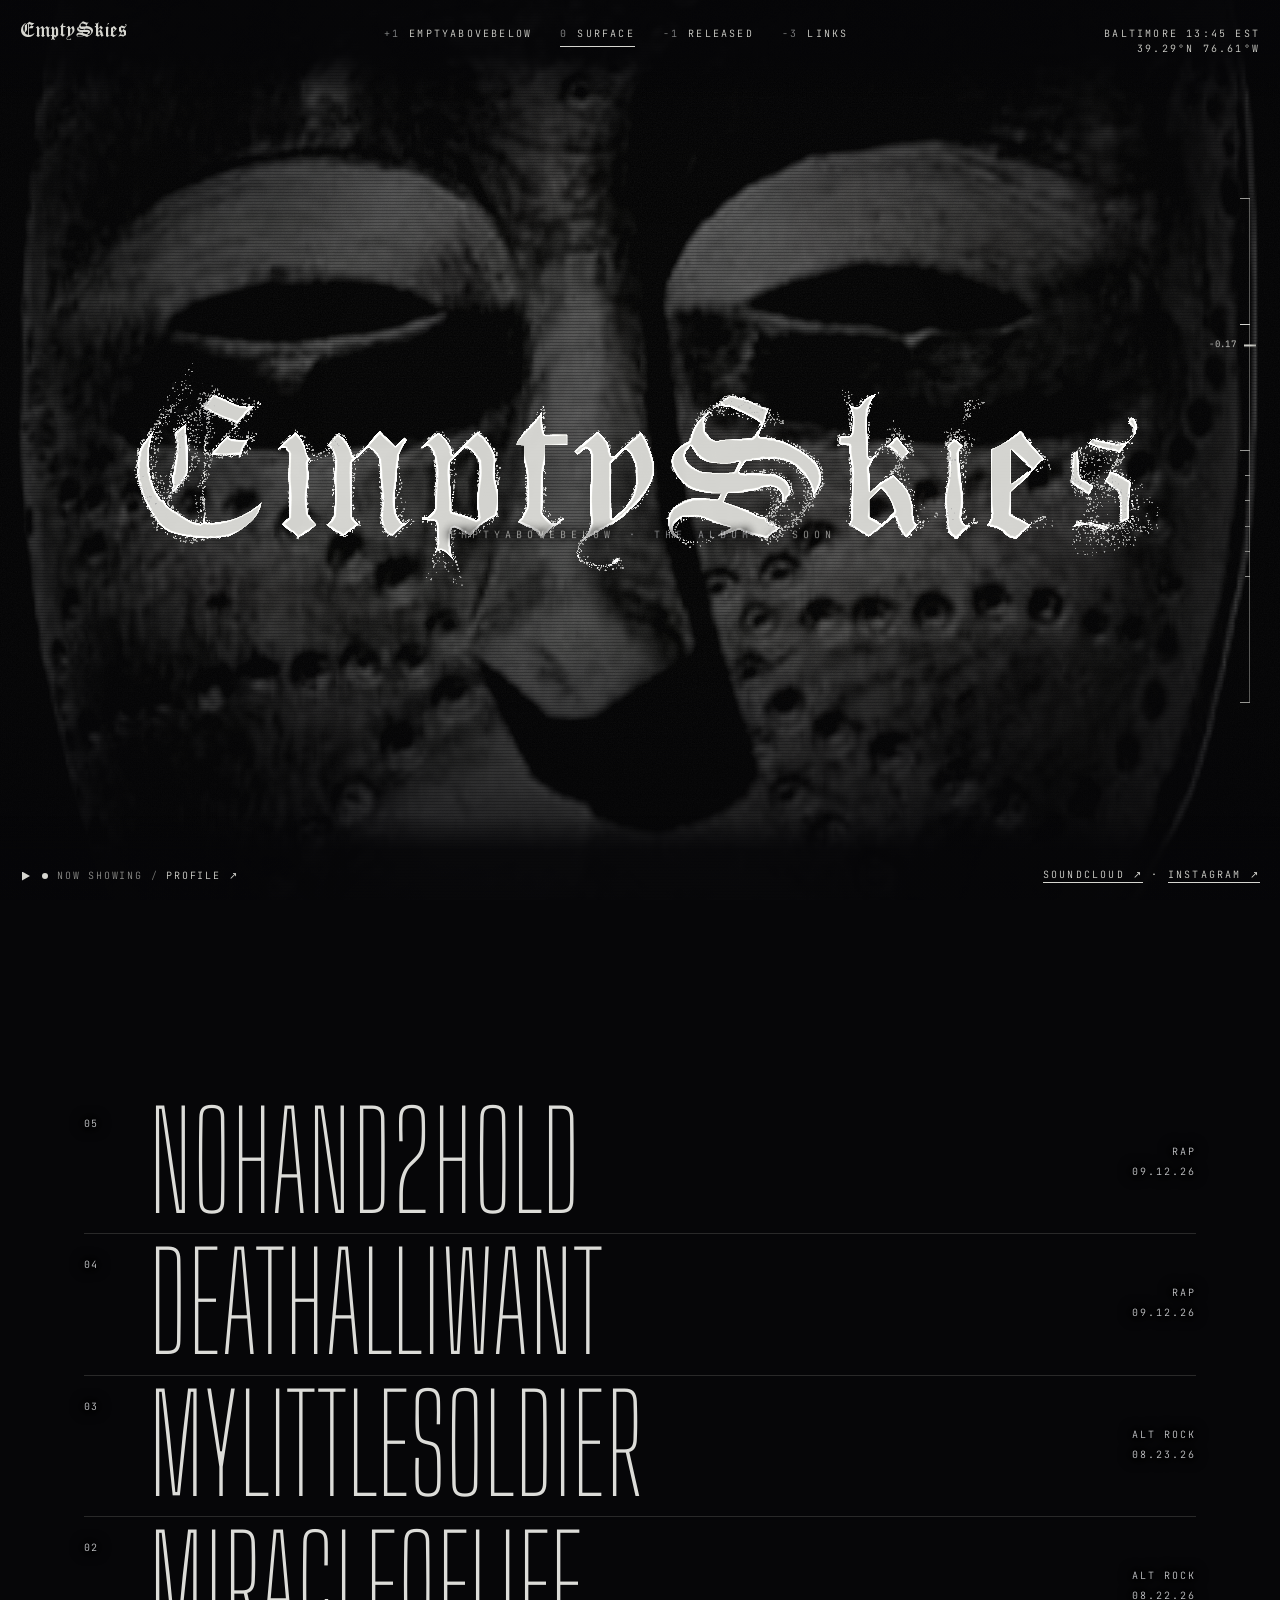
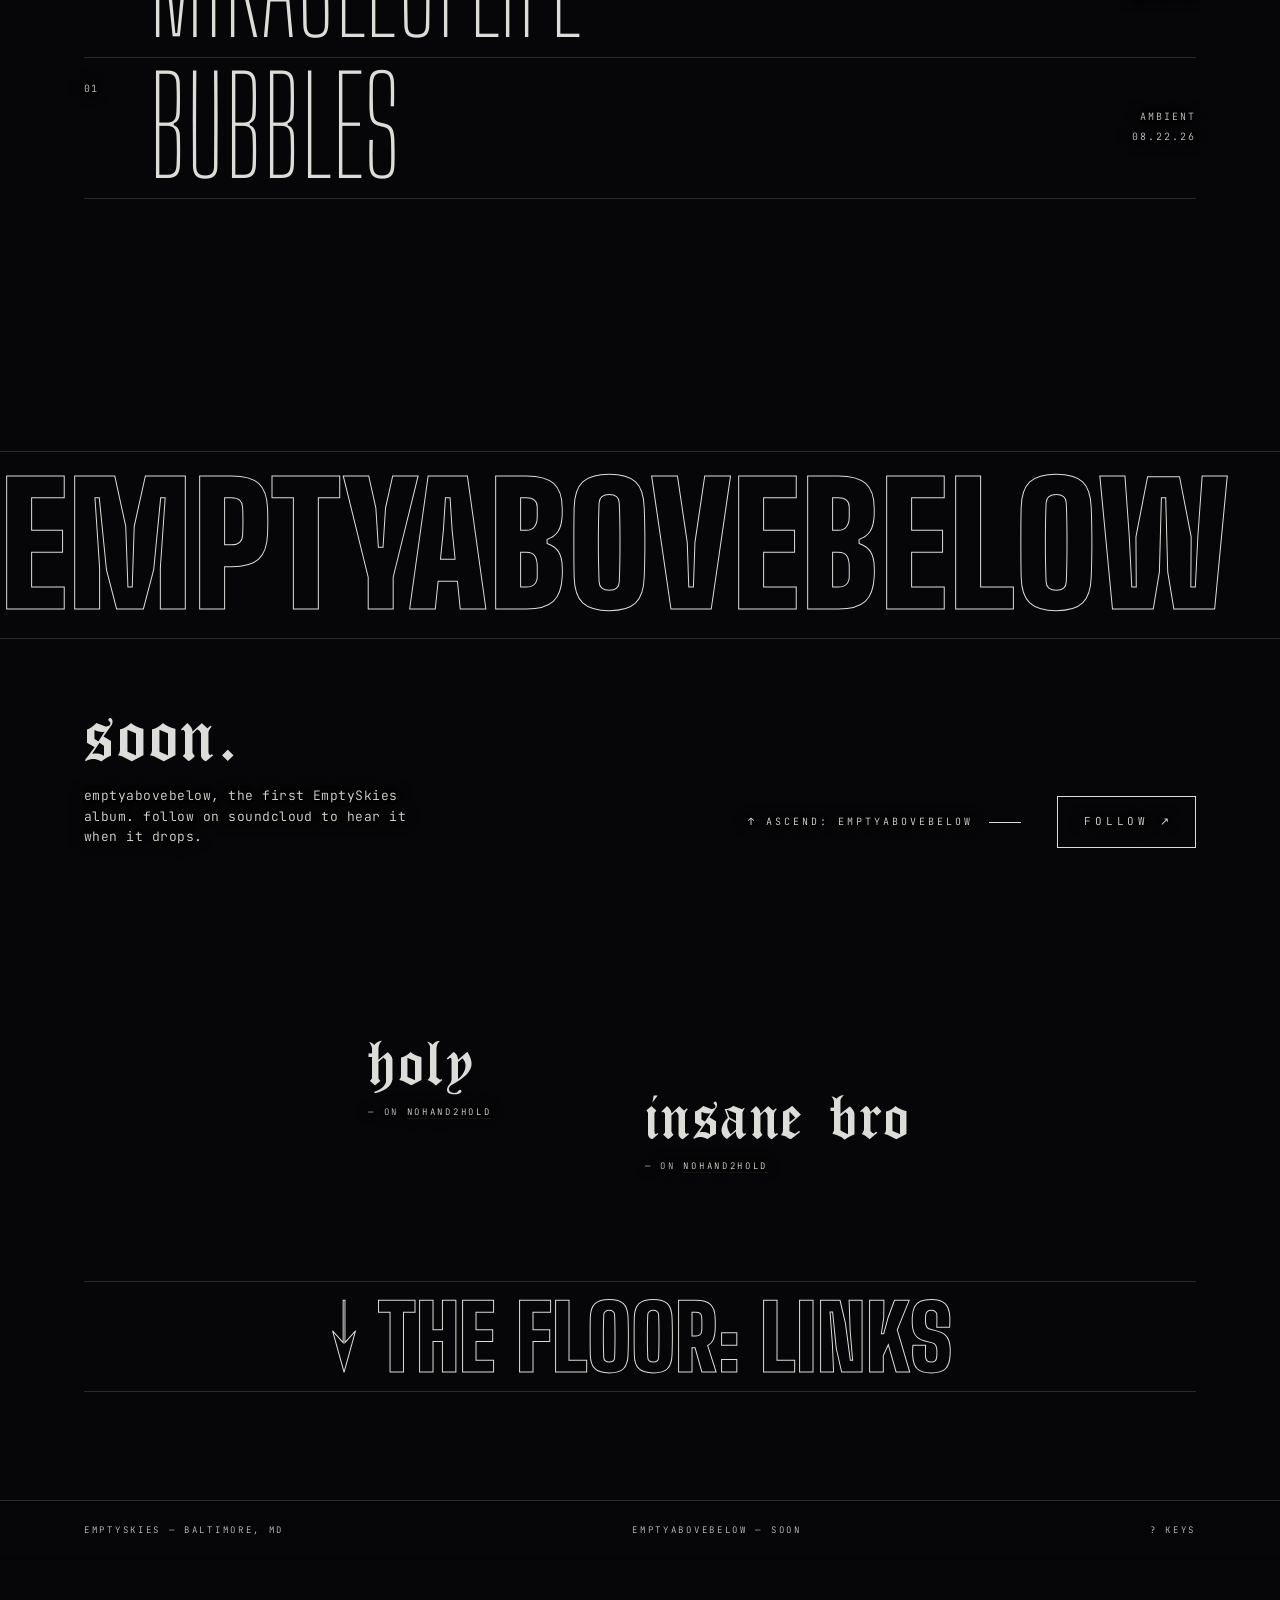
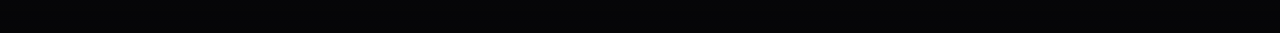
<file: index.html>
<!doctype html>
<html lang="en" class="no-js">
<head>
  <meta charset="utf-8">
  <title>EmptySkies</title>
  <meta name="description" content="EmptySkies, a Baltimore artist. Debut album emptyabovebelow coming soon. Listen on SoundCloud.">
  <link rel="canonical" href="https://emptyskies.com/">
  <meta name="theme-color" content="#060608">
  <meta property="og:type" content="website">
  <meta property="og:title" content="EmptySkies">
  <meta property="og:description" content="Debut album emptyabovebelow, coming soon.">
  <meta property="og:url" content="https://emptyskies.com/">
  <meta property="og:image" content="https://emptyskies.com/assets/img/avatar.jpg">
  <meta property="og:image:width" content="500">
  <meta property="og:image:height" content="500">
  <meta property="og:image:alt" content="a carved mask with slit eyes and rows of drilled holes">
  <meta name="twitter:card" content="summary">
  <!-- shell:head -->
  <meta name="viewport" content="width=device-width, initial-scale=1, viewport-fit=cover">
  <link rel="icon" href="assets/img/avatar.jpg">
  <link rel="preload" href="assets/fonts/CloisterBlack.ttf" as="font" type="font/ttf" crossorigin><link rel="preload" href="assets/fonts/BigShouldersDisplay-latin.woff2" as="font" type="font/woff2" crossorigin><link rel="preload" href="assets/fonts/JetBrainsMono-latin.woff2" as="font" type="font/woff2" crossorigin>
  <link rel="stylesheet" href="style.css">
  <script>document.documentElement.classList.replace('no-js', 'js')</script>
  <script defer src="js/core.js"></script><script defer src="js/hero.js"></script><script defer src="js/sky.js"></script><script defer src="js/player.js"></script><script defer src="js/site.js"></script><script defer src="js/barb.js"></script>
  <!-- /shell:head -->
</head>
<body>
<a class="skip" href="#page">skip to content</a>
<canvas id="bg" aria-hidden="true"></canvas>
<div class="veil" aria-hidden="true"></div>
<header class="bar">
  <a class="bar-mark" href="./">EmptySkies</a>
  <nav class="bar-nav" aria-label="site"><ol>
    <li><a href="emptyabovebelow/"><span class="alt" aria-hidden="true">+1</span>emptyabovebelow</a></li>
    <li><a href="./" aria-current="page"><span class="alt" aria-hidden="true">0</span>surface</a></li>
    <li><a href="./#released"><span class="alt" aria-hidden="true">−1</span>released</a></li>
    <li><a href="links/"><span class="alt" aria-hidden="true">−3</span>links</a></li>
  </ol></nav>
  <p class="bar-geo">Baltimore <span data-clock></span><br>39.29°N 76.61°W</p>
</header>
<main id="page" tabindex="-1" data-page="home" data-depth="0" data-span="-1" data-cover="avatar" data-mood="surface">
  <section class="hero" aria-labelledby="mark">
    <div class="hero-pin">
      <h1 class="mark" id="mark" tabindex="-1">EmptySkies</h1>
      <a class="under" data-hero-under href="emptyabovebelow/"><span>emptyabovebelow</span><i class="sep" aria-hidden="true">·</i><em>the album</em><i class="sep" aria-hidden="true">·</i><span>soon</span></a>
      <a class="scroll-cue" data-hero-cue href="#released">descend</a>
    </div>
  </section>

  <section class="released" id="released" data-depth-at="-1" aria-labelledby="released-h">
    <div class="sec-label" data-hero-handoff><h2 id="released-h">released</h2><span>5 · 16:34</span><span>aug — sep 2026</span></div>
    <ol class="tracks">
      <li class="row" data-track="nohand2hold" data-progress="nohand2hold">
        <button class="idx play" data-play="nohand2hold" aria-pressed="false"><span class="sr-only">05 play NoHand2Hold</span></button><span class="n" aria-hidden="true">05</span>
        <a class="ttl" href="music/nohand2hold/" data-weight="nohand2hold">NoHand2Hold</a>
        <span class="meta"><span>rap</span><time datetime="2026-09-12T20:13:30Z">09.12.26</time></span>
        <span class="cap">no hand 2 hold so i put racks in my jeans..</span>
        <span class="go" aria-hidden="true">enter →</span>
      </li>
      <li class="row" data-track="deathalliwant" data-progress="deathalliwant">
        <button class="idx play" data-play="deathalliwant" aria-pressed="false"><span class="sr-only">04 play DeathAlliWant</span></button><span class="n" aria-hidden="true">04</span>
        <a class="ttl" href="music/deathalliwant/" data-weight="deathalliwant">DeathAlliWant</a>
        <span class="meta"><span>rap</span><time datetime="2026-09-12T20:05:20Z">09.12.26</time></span>
        <span class="cap">im tryn tryna die.</span>
        <span class="go" aria-hidden="true">enter →</span>
      </li>
      <li class="row" data-track="mylittlesoldier" data-progress="mylittlesoldier">
        <button class="idx play" data-play="mylittlesoldier" aria-pressed="false"><span class="sr-only">03 play MyLittleSoldier</span></button><span class="n" aria-hidden="true">03</span>
        <a class="ttl" href="music/mylittlesoldier/" data-weight="mylittlesoldier">MyLittleSoldier</a>
        <span class="meta"><span>alt rock</span><time datetime="2026-08-23T14:21:46Z">08.23.26</time></span>
        <span class="cap">hold close</span>
        <span class="go" aria-hidden="true">enter →</span>
      </li>
      <li class="row" data-track="miracleoflife" data-progress="miracleoflife">
        <button class="idx play" data-play="miracleoflife" aria-pressed="false"><span class="sr-only">02 play MiracleOfLife</span></button><span class="n" aria-hidden="true">02</span>
        <a class="ttl" href="music/miracleoflife/" data-weight="miracleoflife">MiracleOfLife</a>
        <span class="meta"><span>alt rock</span><time datetime="2026-08-22T02:41:12Z">08.22.26</time></span>
        <span class="go" aria-hidden="true">enter →</span>
      </li>
      <li class="row" data-track="bubbles" data-progress="bubbles">
        <button class="idx play" data-play="bubbles" aria-pressed="false"><span class="sr-only">01 play Bubbles</span></button><span class="n" aria-hidden="true">01</span>
        <a class="ttl" href="music/bubbles/" data-weight="bubbles">Bubbles</a>
        <span class="meta"><span>ambient</span><time datetime="2026-08-22T02:01:40Z">08.22.26</time></span>
        <span class="cap">whispers of many broken promises</span>
        <span class="go" aria-hidden="true">enter →</span>
      </li>
    </ol>
  </section>

  <section class="album" aria-labelledby="soon">
    <div class="marquee" aria-hidden="true">
      <div class="marquee-track">
        <span>emptyabovebelow</span><span>emptyabovebelow</span><span>emptyabovebelow</span>
        <span>emptyabovebelow</span><span>emptyabovebelow</span><span>emptyabovebelow</span>
      </div>
    </div>
    <div class="album-body">
      <div>
        <h2 class="soon" id="soon">soon.</h2>
        <p>emptyabovebelow, the first EmptySkies album. follow on soundcloud to hear it when it drops.</p>
      </div>
      <div class="album-acts">
        <a class="door" href="emptyabovebelow/">↑ ascend: emptyabovebelow</a>
        <a class="btn" href="https://soundcloud.com/emptyskies-416412725" target="_blank" rel="noopener">follow ↗</a>
      </div>
    </div>
  </section>

  <section class="heard" aria-label="listener comments">
    <figure><blockquote>holy</blockquote><figcaption>— on <a href="music/nohand2hold/">NoHand2Hold</a></figcaption></figure>
    <figure><blockquote>insane bro</blockquote><figcaption>— on <a href="music/nohand2hold/">NoHand2Hold</a></figcaption></figure>
  </section>

  <a class="door big floor-door" href="links/">↓ the floor: links</a>
</main>
<footer class="foot">
  <span>EmptySkies — Baltimore, MD</span><span>emptyabovebelow — soon</span>
  <span><a href="https://soundcloud.com/emptyskies-416412725" target="_blank" rel="noopener">SoundCloud ↗</a> · <a href="https://www.instagram.com/emptyabovebelow/" target="_blank" rel="noopener">Instagram ↗</a></span>
</footer>
</body>
</html>
</file>
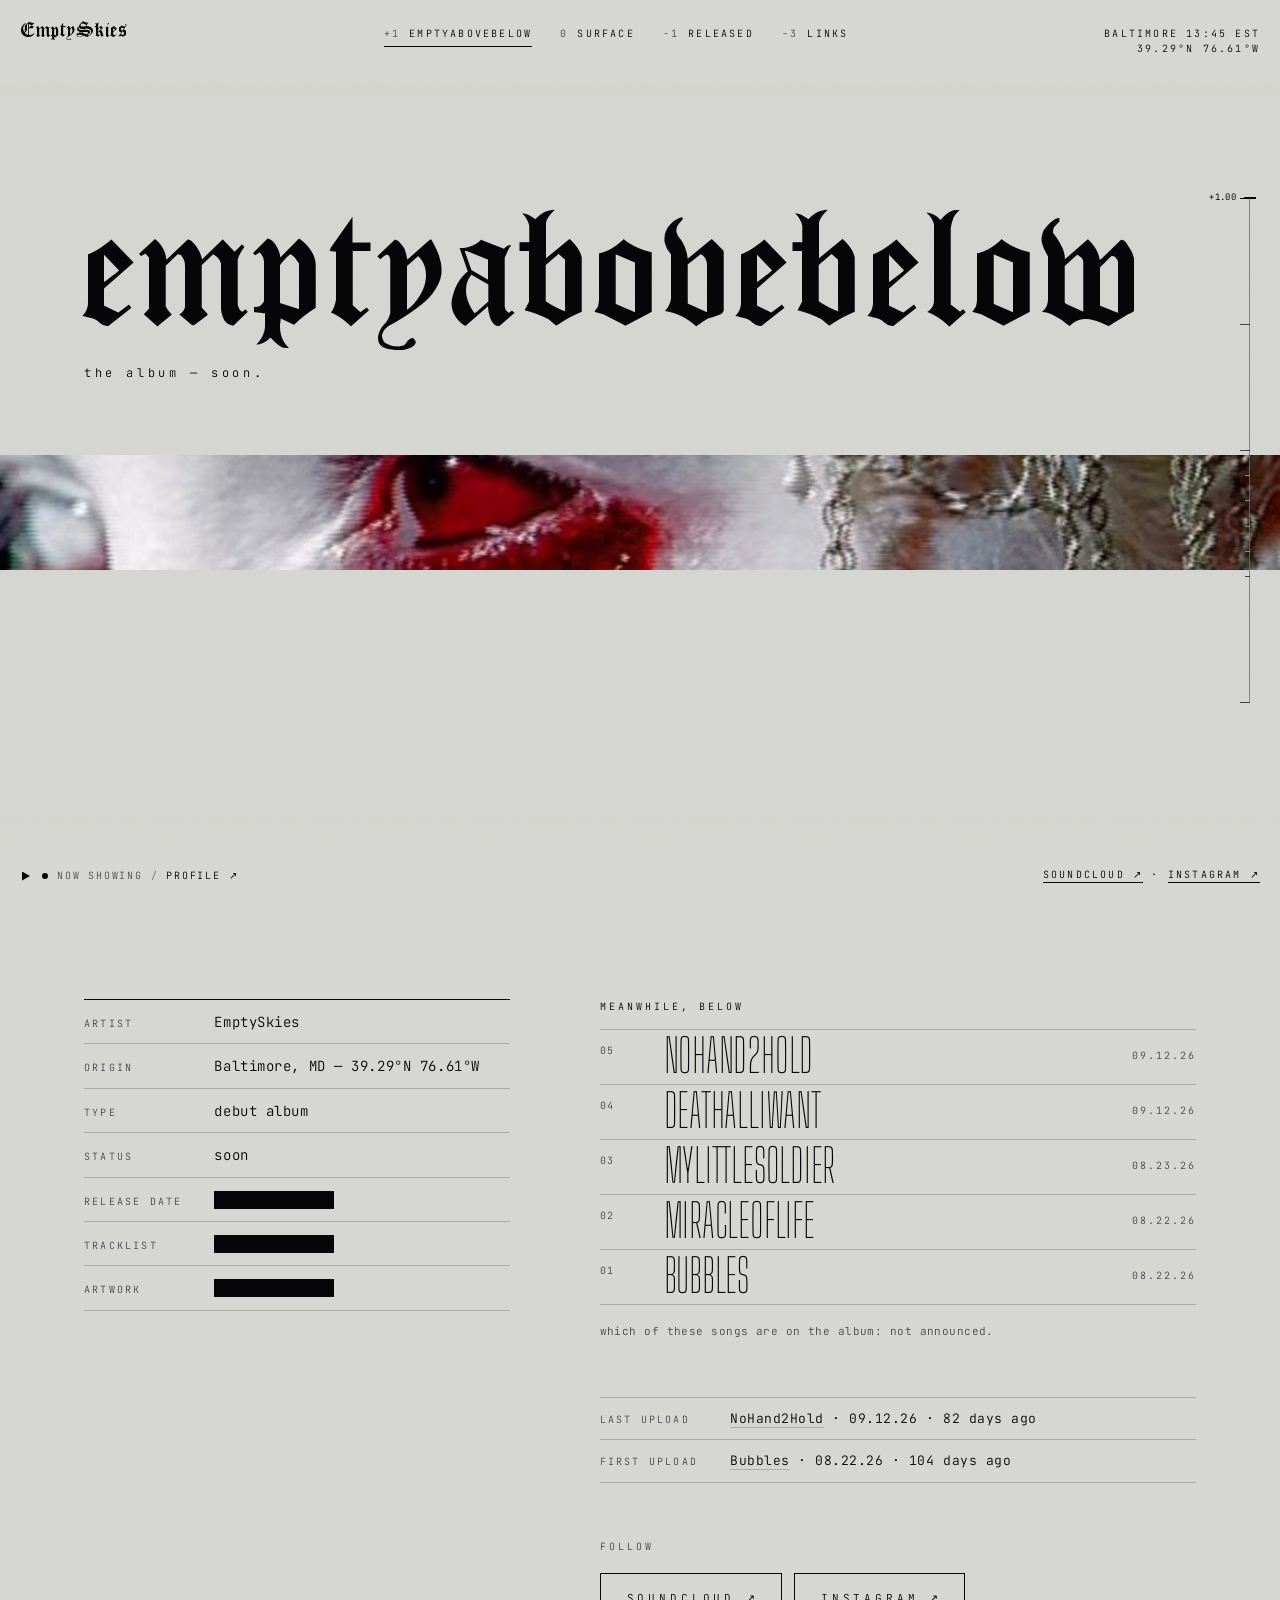
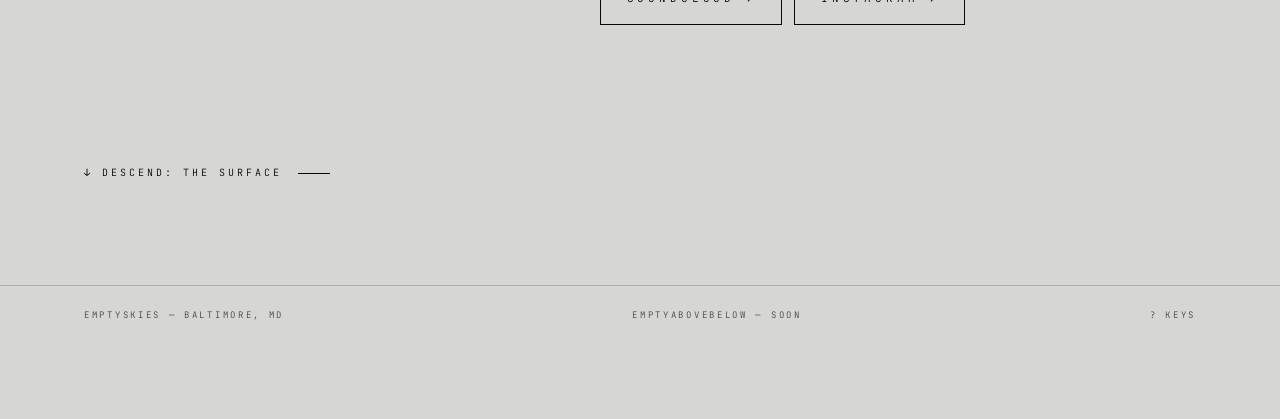
<file: emptyabovebelow/index.html>
<!doctype html>
<html lang="en" class="no-js" data-zone="above">
<head>
  <meta charset="utf-8">
  <title>emptyabovebelow — EmptySkies</title>
  <meta name="description" content="emptyabovebelow, the first EmptySkies album. soon.">
  <link rel="canonical" href="https://emptyskies.com/emptyabovebelow/">
  <meta name="theme-color" content="#d6d6d2">
  <meta property="og:type" content="website">
  <meta property="og:title" content="emptyabovebelow — EmptySkies">
  <meta property="og:description" content="emptyabovebelow, the first EmptySkies album. soon.">
  <meta property="og:url" content="https://emptyskies.com/emptyabovebelow/">
  <meta property="og:image" content="https://emptyskies.com/assets/img/avatar.jpg">
  <meta property="og:image:width" content="500">
  <meta property="og:image:height" content="500">
  <meta property="og:image:alt" content="a carved mask with slit eyes and rows of drilled holes">
  <meta name="twitter:card" content="summary">
  <!-- shell:head -->
  <meta name="viewport" content="width=device-width, initial-scale=1, viewport-fit=cover">
  <link rel="icon" href="../assets/img/avatar.jpg">
  <link rel="preload" href="../assets/fonts/CloisterBlack.ttf" as="font" type="font/ttf" crossorigin><link rel="preload" href="../assets/fonts/BigShouldersDisplay-latin.woff2" as="font" type="font/woff2" crossorigin><link rel="preload" href="../assets/fonts/JetBrainsMono-latin.woff2" as="font" type="font/woff2" crossorigin>
  <link rel="stylesheet" href="../style.css">
  <script>document.documentElement.classList.replace('no-js', 'js')</script>
  <script defer src="../js/core.js"></script><script defer src="../js/hero.js"></script><script defer src="../js/sky.js"></script><script defer src="../js/player.js"></script><script defer src="../js/site.js"></script><script defer src="../js/barb.js"></script>
  <!-- /shell:head -->
</head>
<body>
<a class="skip" href="#page">skip to content</a>
<canvas id="bg" aria-hidden="true"></canvas>
<div class="veil" aria-hidden="true"></div>
<header class="bar">
  <a class="bar-mark" href="../">EmptySkies</a>
  <nav class="bar-nav" aria-label="site"><ol>
    <li><a href="../emptyabovebelow/" aria-current="page"><span class="alt" aria-hidden="true">+1</span>emptyabovebelow</a></li>
    <li><a href="../"><span class="alt" aria-hidden="true">0</span>surface</a></li>
    <li><a href="../#released"><span class="alt" aria-hidden="true">−1</span>released</a></li>
    <li><a href="../links/"><span class="alt" aria-hidden="true">−3</span>links</a></li>
  </ol></nav>
  <p class="bar-geo">Baltimore <span data-clock></span><br>39.29°N 76.61°W</p>
</header>
<main id="page" tabindex="-1" data-page="album" data-depth="1" data-span="0" data-cover="avatar" data-mood="above">
  <div class="fold">
    <header class="album-head">
      <h1 class="album-ttl" tabindex="-1">emptyabovebelow</h1>
      <p class="album-sub">the album — soon.</p>
    </header>

    <div class="slit"><img src="../assets/img/banner.jpg" alt="a pale face crying red tears, silver chains across it" width="1179" height="247"></div>
  </div>

  <div class="album-grid">
    <dl class="spec dossier">
      <div><dt>artist</dt><dd>EmptySkies</dd></div>
      <div><dt>origin</dt><dd>Baltimore, MD — 39.29°N 76.61°W</dd></div>
      <div><dt>type</dt><dd>debut album</dd></div>
      <div><dt>status</dt><dd>soon</dd></div>
      <div><dt>release date</dt><dd><span class="redact" tabindex="0">not announced</span></dd></div>
      <div><dt>tracklist</dt><dd><span class="redact" tabindex="0">not announced</span></dd></div>
      <div><dt>artwork</dt><dd><span class="redact" tabindex="0">not announced</span></dd></div>
    </dl>

    <section class="below" aria-labelledby="below-h">
      <div class="sec-label"><h2 id="below-h">meanwhile, below</h2></div>
      <ol class="tracks">
        <li class="row compact" data-track="nohand2hold" data-progress="nohand2hold">
          <button class="idx play" data-play="nohand2hold" aria-pressed="false"><span class="sr-only">05 play NoHand2Hold</span></button><span class="n" aria-hidden="true">05</span>
          <a class="ttl" href="../music/nohand2hold/" data-weight="nohand2hold">NoHand2Hold</a>
          <span class="meta"><time datetime="2026-09-12T20:13:30Z">09.12.26</time></span>
        </li>
        <li class="row compact" data-track="deathalliwant" data-progress="deathalliwant">
          <button class="idx play" data-play="deathalliwant" aria-pressed="false"><span class="sr-only">04 play DeathAlliWant</span></button><span class="n" aria-hidden="true">04</span>
          <a class="ttl" href="../music/deathalliwant/" data-weight="deathalliwant">DeathAlliWant</a>
          <span class="meta"><time datetime="2026-09-12T20:05:20Z">09.12.26</time></span>
        </li>
        <li class="row compact" data-track="mylittlesoldier" data-progress="mylittlesoldier">
          <button class="idx play" data-play="mylittlesoldier" aria-pressed="false"><span class="sr-only">03 play MyLittleSoldier</span></button><span class="n" aria-hidden="true">03</span>
          <a class="ttl" href="../music/mylittlesoldier/" data-weight="mylittlesoldier">MyLittleSoldier</a>
          <span class="meta"><time datetime="2026-08-23T14:21:46Z">08.23.26</time></span>
        </li>
        <li class="row compact" data-track="miracleoflife" data-progress="miracleoflife">
          <button class="idx play" data-play="miracleoflife" aria-pressed="false"><span class="sr-only">02 play MiracleOfLife</span></button><span class="n" aria-hidden="true">02</span>
          <a class="ttl" href="../music/miracleoflife/" data-weight="miracleoflife">MiracleOfLife</a>
          <span class="meta"><time datetime="2026-08-22T02:41:12Z">08.22.26</time></span>
        </li>
        <li class="row compact" data-track="bubbles" data-progress="bubbles">
          <button class="idx play" data-play="bubbles" aria-pressed="false"><span class="sr-only">01 play Bubbles</span></button><span class="n" aria-hidden="true">01</span>
          <a class="ttl" href="../music/bubbles/" data-weight="bubbles">Bubbles</a>
          <span class="meta"><time datetime="2026-08-22T02:01:40Z">08.22.26</time></span>
        </li>
      </ol>
      <p class="note">which of these songs are on the album: not announced.</p>
      <dl class="spec uploads">
        <div><dt>last upload</dt><dd><a href="../music/nohand2hold/">NoHand2Hold</a> · <time datetime="2026-09-12T20:13:30Z">09.12.26</time> · <span data-ago="2026-09-12T20:13:30Z">—</span></dd></div>
        <div><dt>first upload</dt><dd><a href="../music/bubbles/">Bubbles</a> · <time datetime="2026-08-22T02:01:40Z">08.22.26</time> · <span data-ago="2026-08-22T02:01:40Z">—</span></dd></div>
      </dl>
      <div class="follow">
        <h2>follow</h2>
        <a class="btn" href="https://soundcloud.com/emptyskies-416412725" target="_blank" rel="noopener">SoundCloud ↗</a>
        <a class="btn" href="https://www.instagram.com/emptyabovebelow/" target="_blank" rel="noopener">Instagram ↗</a>
      </div>
    </section>
  </div>

  <a class="door" href="../">↓ descend: the surface</a>
</main>
<footer class="foot">
  <span>EmptySkies — Baltimore, MD</span><span>emptyabovebelow — soon</span>
  <span><a href="https://soundcloud.com/emptyskies-416412725" target="_blank" rel="noopener">SoundCloud ↗</a> · <a href="https://www.instagram.com/emptyabovebelow/" target="_blank" rel="noopener">Instagram ↗</a></span>
</footer>
</body>
</html>
</file>
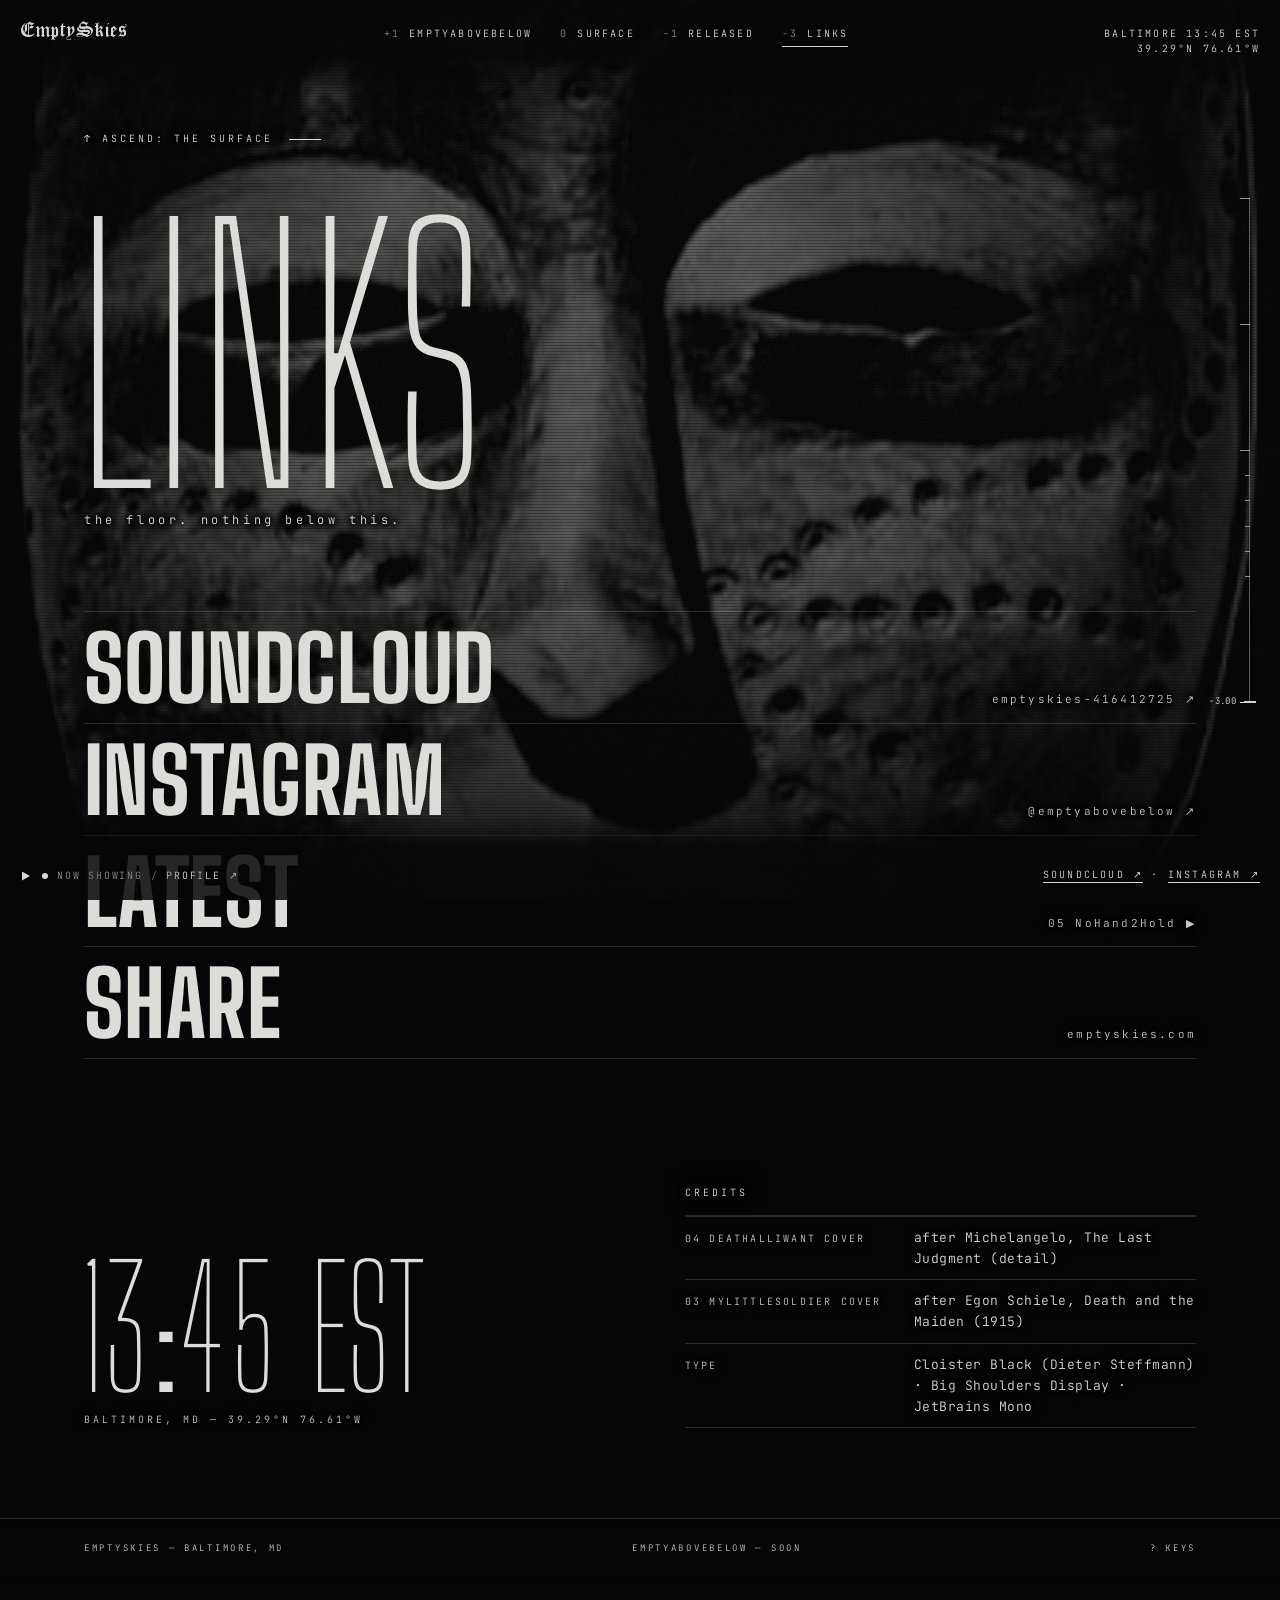
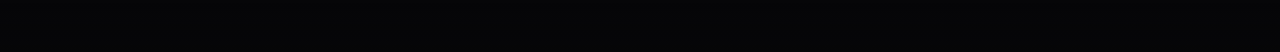
<file: links/index.html>
<!doctype html>
<html lang="en" class="no-js">
<head>
  <meta charset="utf-8">
  <title>links — EmptySkies</title>
  <meta name="description" content="the floor. EmptySkies on SoundCloud and Instagram.">
  <link rel="canonical" href="https://emptyskies.com/links/">
  <meta name="theme-color" content="#060608">
  <meta property="og:type" content="website">
  <meta property="og:title" content="links — EmptySkies">
  <meta property="og:description" content="the floor. EmptySkies on SoundCloud and Instagram.">
  <meta property="og:url" content="https://emptyskies.com/links/">
  <meta property="og:image" content="https://emptyskies.com/assets/img/avatar.jpg">
  <meta property="og:image:width" content="500">
  <meta property="og:image:height" content="500">
  <meta property="og:image:alt" content="a carved mask with slit eyes and rows of drilled holes">
  <meta name="twitter:card" content="summary">
  <!-- shell:head -->
  <meta name="viewport" content="width=device-width, initial-scale=1, viewport-fit=cover">
  <link rel="icon" href="../assets/img/avatar.jpg">
  <link rel="preload" href="../assets/fonts/CloisterBlack.ttf" as="font" type="font/ttf" crossorigin><link rel="preload" href="../assets/fonts/BigShouldersDisplay-latin.woff2" as="font" type="font/woff2" crossorigin><link rel="preload" href="../assets/fonts/JetBrainsMono-latin.woff2" as="font" type="font/woff2" crossorigin>
  <link rel="stylesheet" href="../style.css">
  <script>document.documentElement.classList.replace('no-js', 'js')</script>
  <script defer src="../js/core.js"></script><script defer src="../js/hero.js"></script><script defer src="../js/sky.js"></script><script defer src="../js/player.js"></script><script defer src="../js/site.js"></script><script defer src="../js/barb.js"></script>
  <!-- /shell:head -->
</head>
<body>
<a class="skip" href="#page">skip to content</a>
<canvas id="bg" aria-hidden="true"></canvas>
<div class="veil" aria-hidden="true"></div>
<header class="bar">
  <a class="bar-mark" href="../">EmptySkies</a>
  <nav class="bar-nav" aria-label="site"><ol>
    <li><a href="../emptyabovebelow/"><span class="alt" aria-hidden="true">+1</span>emptyabovebelow</a></li>
    <li><a href="../"><span class="alt" aria-hidden="true">0</span>surface</a></li>
    <li><a href="../#released"><span class="alt" aria-hidden="true">−1</span>released</a></li>
    <li><a href="../links/" aria-current="page"><span class="alt" aria-hidden="true">−3</span>links</a></li>
  </ol></nav>
  <p class="bar-geo">Baltimore <span data-clock></span><br>39.29°N 76.61°W</p>
</header>
<main id="page" tabindex="-1" data-page="links" data-depth="-3" data-span="0" data-cover="avatar" data-mood="floor">
  <a class="door" href="../">↑ ascend: the surface</a>

  <header class="links-head">
    <h1 tabindex="-1">links</h1>
    <p>the floor. nothing below this.</p>
  </header>

  <ul class="big-links">
    <li><a href="https://soundcloud.com/emptyskies-416412725" target="_blank" rel="noopener"><b>SoundCloud</b><span>emptyskies-416412725 ↗</span></a></li>
    <li><a href="https://www.instagram.com/emptyabovebelow/" target="_blank" rel="noopener"><b>Instagram</b><span>@emptyabovebelow ↗</span></a></li>
    <li data-track="nohand2hold"><button data-play="nohand2hold" aria-pressed="false"><b>latest</b><span>05 NoHand2Hold <i aria-hidden="true">▶&#xFE0E;</i><span class="sr-only">play</span></span></button></li>
    <li class="js-only"><button data-share="https://emptyskies.com/"><b>share</b><span>emptyskies.com</span></button></li>
  </ul>

  <div class="floor">
    <section class="clock" aria-label="Baltimore time">
      <p class="clock-t" data-clock></p>
      <p class="clock-geo">Baltimore, MD — 39.29°N 76.61°W</p>
      <p class="clock-night" data-night hidden>it's night in baltimore.</p>
    </section>

    <section class="credits" aria-labelledby="credits-h">
      <div class="sec-label"><h2 id="credits-h">credits</h2></div>
      <dl class="spec">
        <div><dt>04 DeathAlliWant cover</dt><dd>after Michelangelo, The Last Judgment (detail)</dd></div>
        <div><dt>03 MyLittleSoldier cover</dt><dd>after Egon Schiele, Death and the Maiden (1915)</dd></div>
        <div><dt>type</dt><dd>Cloister Black (Dieter Steffmann) · Big Shoulders Display · JetBrains Mono</dd></div>
      </dl>
    </section>
  </div>
</main>
<footer class="foot">
  <span>EmptySkies — Baltimore, MD</span><span>emptyabovebelow — soon</span>
  <span><a href="https://soundcloud.com/emptyskies-416412725" target="_blank" rel="noopener">SoundCloud ↗</a> · <a href="https://www.instagram.com/emptyabovebelow/" target="_blank" rel="noopener">Instagram ↗</a></span>
</footer>
</body>
</html>
</file>
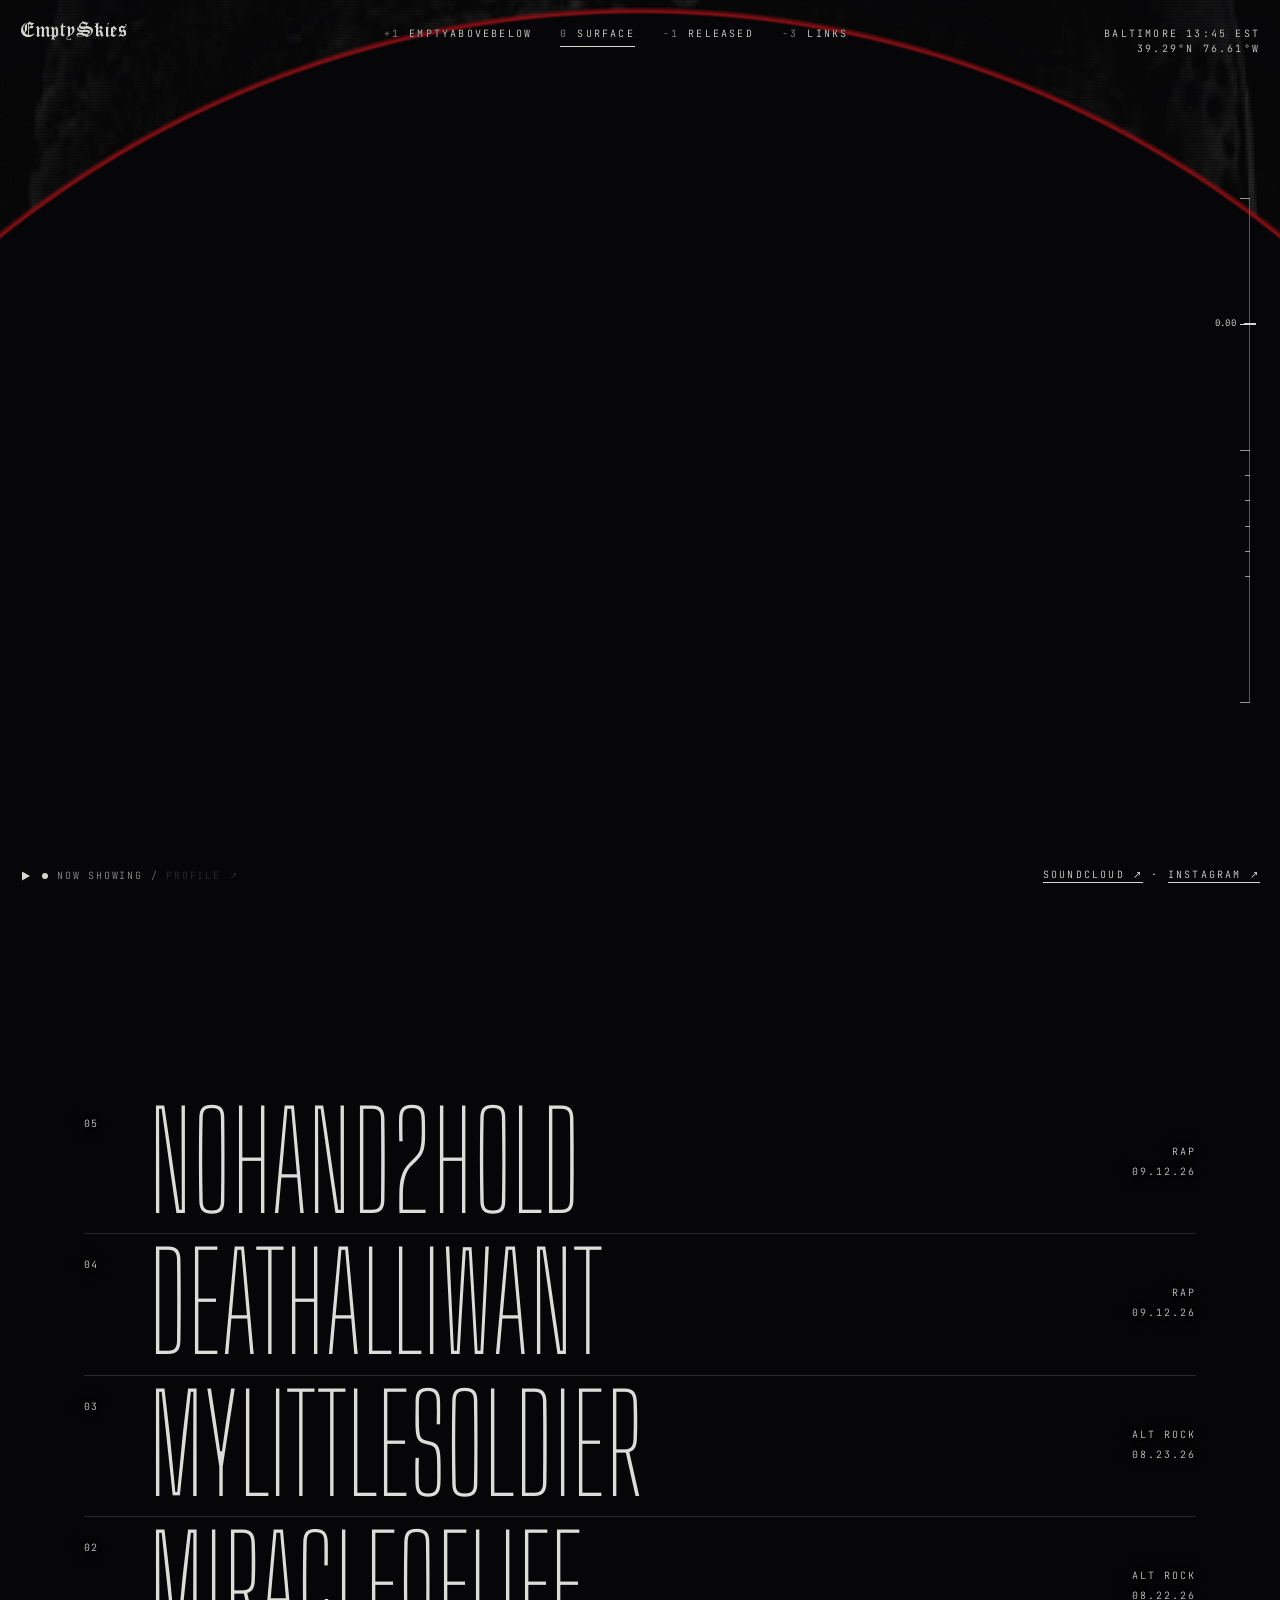
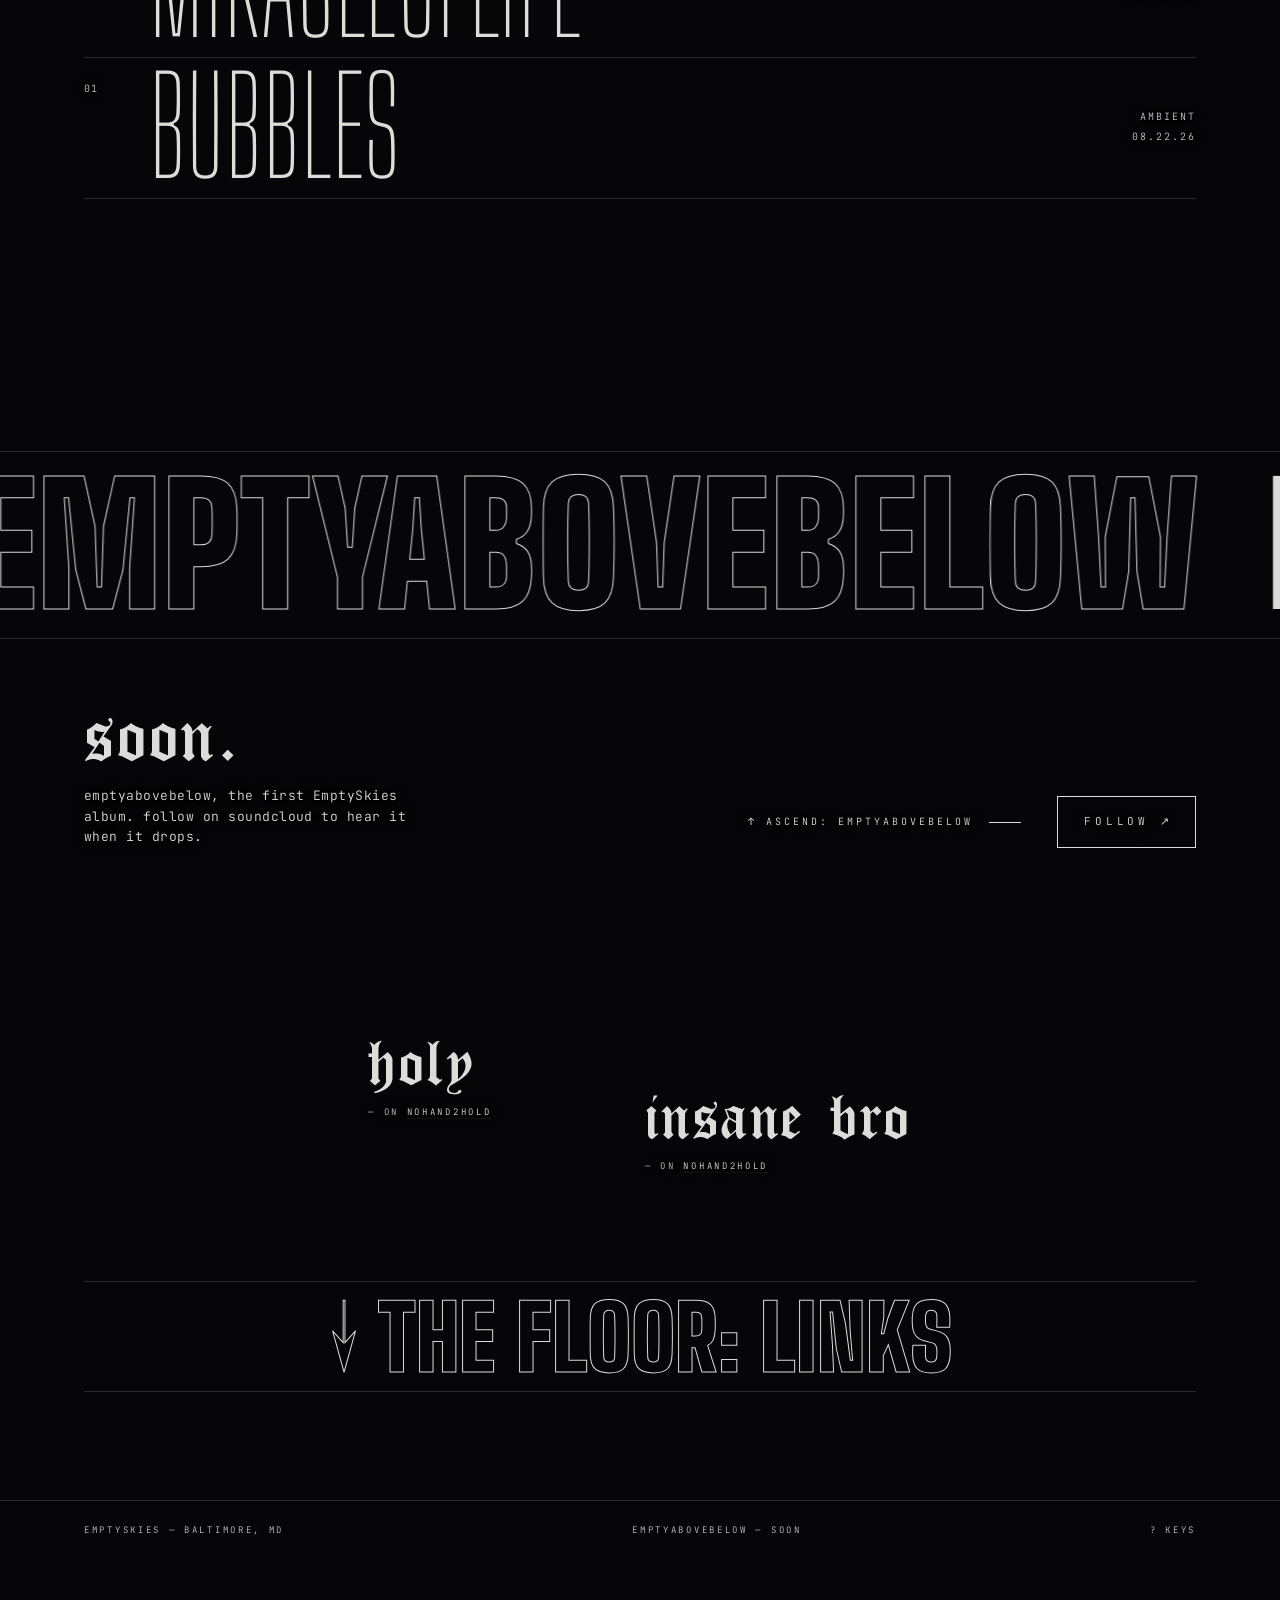
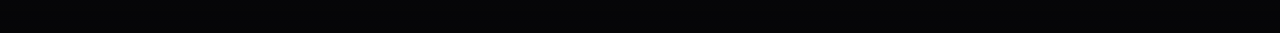
<file: music/index.html>
<!doctype html>
<html lang="en">
<head>
  <meta charset="utf-8">
  <title>released — EmptySkies</title>
  <meta name="robots" content="noindex">
  <meta name="viewport" content="width=device-width, initial-scale=1">
  <meta name="color-scheme" content="dark">
  <link rel="canonical" href="https://emptyskies.com/">
  <meta http-equiv="refresh" content="0; url=../#released">
  <style>html{background:#060608;color:#dcdcd8;font:12px/1.6 ui-monospace,Menlo,monospace}a{color:inherit}body{margin:20px}</style>
</head>
<body>
<p><a href="../#released">released →</a></p>
</body>
</html>
</file>
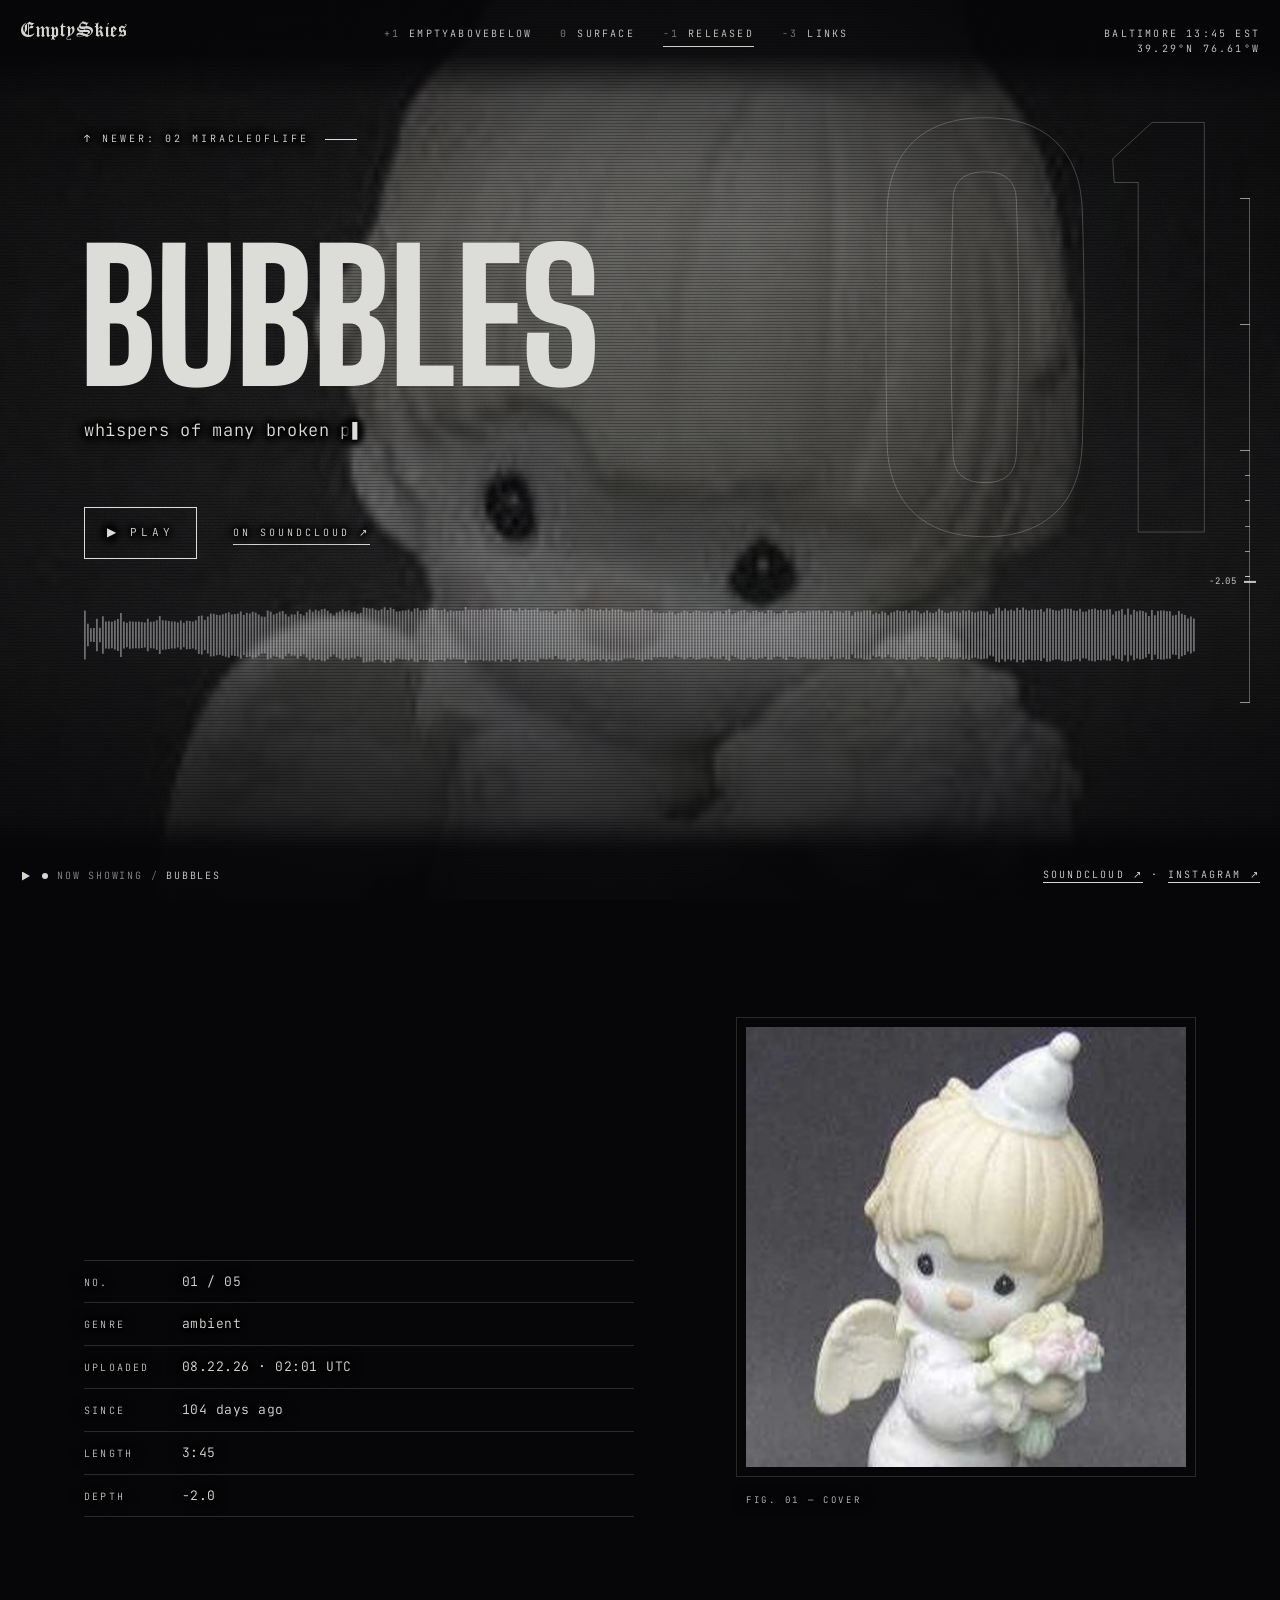
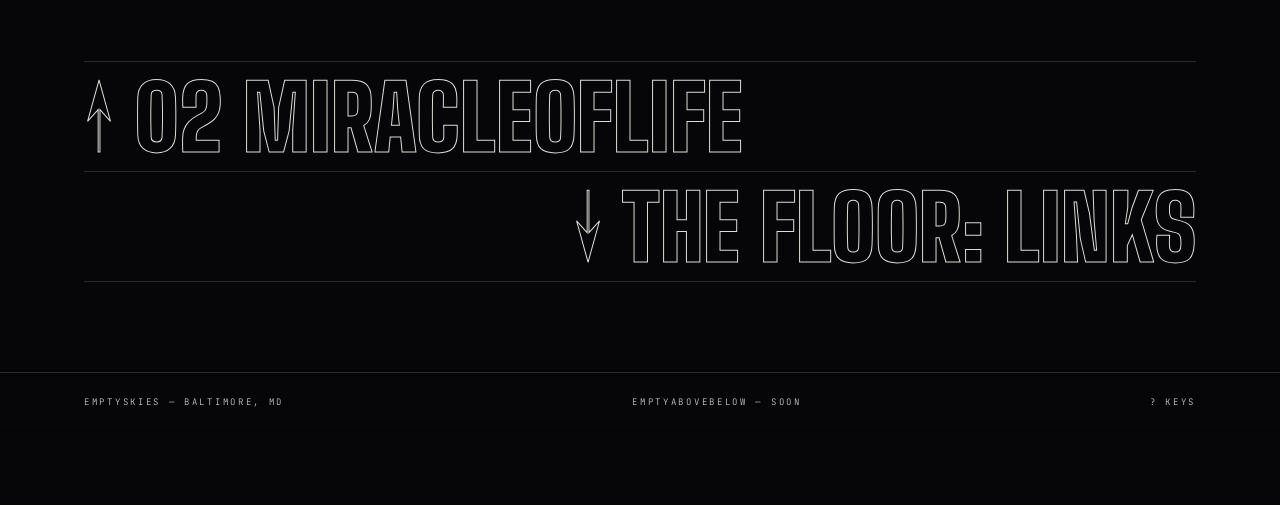
<file: music/bubbles/index.html>
<!doctype html>
<html lang="en" class="no-js">
<head>
  <meta charset="utf-8">
  <title>Bubbles — EmptySkies</title>
  <meta name="description" content="whispers of many broken promises">
  <link rel="canonical" href="https://emptyskies.com/music/bubbles/">
  <meta name="theme-color" content="#060608">
  <meta property="og:type" content="music.song">
  <meta property="og:title" content="Bubbles — EmptySkies">
  <meta property="og:description" content="whispers of many broken promises">
  <meta property="og:url" content="https://emptyskies.com/music/bubbles/">
  <meta property="og:image" content="https://emptyskies.com/assets/img/bubbles.jpg">
  <meta property="og:image:width" content="500">
  <meta property="og:image:height" content="500">
  <meta property="og:image:alt" content="a porcelain angel figurine in a pointed cap holding flowers">
  <meta name="twitter:card" content="summary">
  <!-- shell:head -->
  <meta name="viewport" content="width=device-width, initial-scale=1, viewport-fit=cover">
  <link rel="icon" href="../../assets/img/avatar.jpg">
  <link rel="preload" href="../../assets/fonts/CloisterBlack.ttf" as="font" type="font/ttf" crossorigin><link rel="preload" href="../../assets/fonts/BigShouldersDisplay-latin.woff2" as="font" type="font/woff2" crossorigin><link rel="preload" href="../../assets/fonts/JetBrainsMono-latin.woff2" as="font" type="font/woff2" crossorigin>
  <link rel="stylesheet" href="../../style.css">
  <script>document.documentElement.classList.replace('no-js', 'js')</script>
  <script defer src="../../js/core.js"></script><script defer src="../../js/hero.js"></script><script defer src="../../js/sky.js"></script><script defer src="../../js/player.js"></script><script defer src="../../js/site.js"></script><script defer src="../../js/barb.js"></script>
  <!-- /shell:head -->
</head>
<body>
<a class="skip" href="#page">skip to content</a>
<canvas id="bg" aria-hidden="true"></canvas>
<div class="veil" aria-hidden="true"></div>
<header class="bar">
  <a class="bar-mark" href="../../">EmptySkies</a>
  <nav class="bar-nav" aria-label="site"><ol>
    <li><a href="../../emptyabovebelow/"><span class="alt" aria-hidden="true">+1</span>emptyabovebelow</a></li>
    <li><a href="../../"><span class="alt" aria-hidden="true">0</span>surface</a></li>
    <li><a href="../../#released" aria-current="true"><span class="alt" aria-hidden="true">−1</span>released</a></li>
    <li><a href="../../links/"><span class="alt" aria-hidden="true">−3</span>links</a></li>
  </ol></nav>
  <p class="bar-geo">Baltimore <span data-clock></span><br>39.29°N 76.61°W</p>
</header>
<main id="page" tabindex="-1" data-page="room" data-depth="-2.0" data-span="-0.15" data-cover="bubbles" data-mood="bubbles" data-slug="bubbles">
  <div class="fold">
    <a class="door" href="../miracleoflife/">↑ newer: 02 MiracleOfLife</a>

    <header class="room-head">
      <span class="room-n" aria-hidden="true">01</span>
      <h1 class="room-ttl" tabindex="-1" data-weight="bubbles">Bubbles</h1>
      <p class="room-cap" data-type>whispers of many broken promises</p>
    </header>

    <div class="room-play" data-track="bubbles">
      <div class="room-acts">
        <button class="play big" data-play="bubbles" aria-label="play Bubbles" aria-pressed="false"><span class="on-play">play</span><span class="on-pause">pause</span></button>
        <a class="out" href="https://soundcloud.com/emptyskies-416412725/bubbles" target="_blank" rel="noopener">on SoundCloud ↗</a>
      </div>
      <div class="scar" data-wave="bubbles" aria-hidden="true"></div>
    </div>
  </div>

  <div class="room-grid">
    <dl class="spec">
      <div><dt>no.</dt><dd>01 / 05</dd></div>
      <div><dt>genre</dt><dd>ambient</dd></div>
      <div><dt>uploaded</dt><dd><time datetime="2026-08-22T02:01:40Z">08.22.26 · 02:01 UTC</time></dd></div>
      <div><dt>since</dt><dd data-ago="2026-08-22T02:01:40Z">—</dd></div>
      <div><dt>length</dt><dd>3:45</dd></div>
      <div><dt>depth</dt><dd>−2.0</dd></div>
    </dl>
    <figure class="plate">
      <img src="../../assets/img/bubbles.jpg" width="500" height="500" loading="lazy" alt="a porcelain angel figurine in a pointed cap holding flowers">
      <figcaption>fig. 01 — cover</figcaption>
    </figure>
  </div>

  <nav class="doors" aria-label="tracks">
    <a class="up" href="../miracleoflife/">↑ 02 MiracleOfLife</a>
    <a class="dn" href="../../links/">↓ the floor: links</a>
  </nav>
</main>
<footer class="foot">
  <span>EmptySkies — Baltimore, MD</span><span>emptyabovebelow — soon</span>
  <span><a href="https://soundcloud.com/emptyskies-416412725" target="_blank" rel="noopener">SoundCloud ↗</a> · <a href="https://www.instagram.com/emptyabovebelow/" target="_blank" rel="noopener">Instagram ↗</a></span>
</footer>
</body>
</html>
</file>
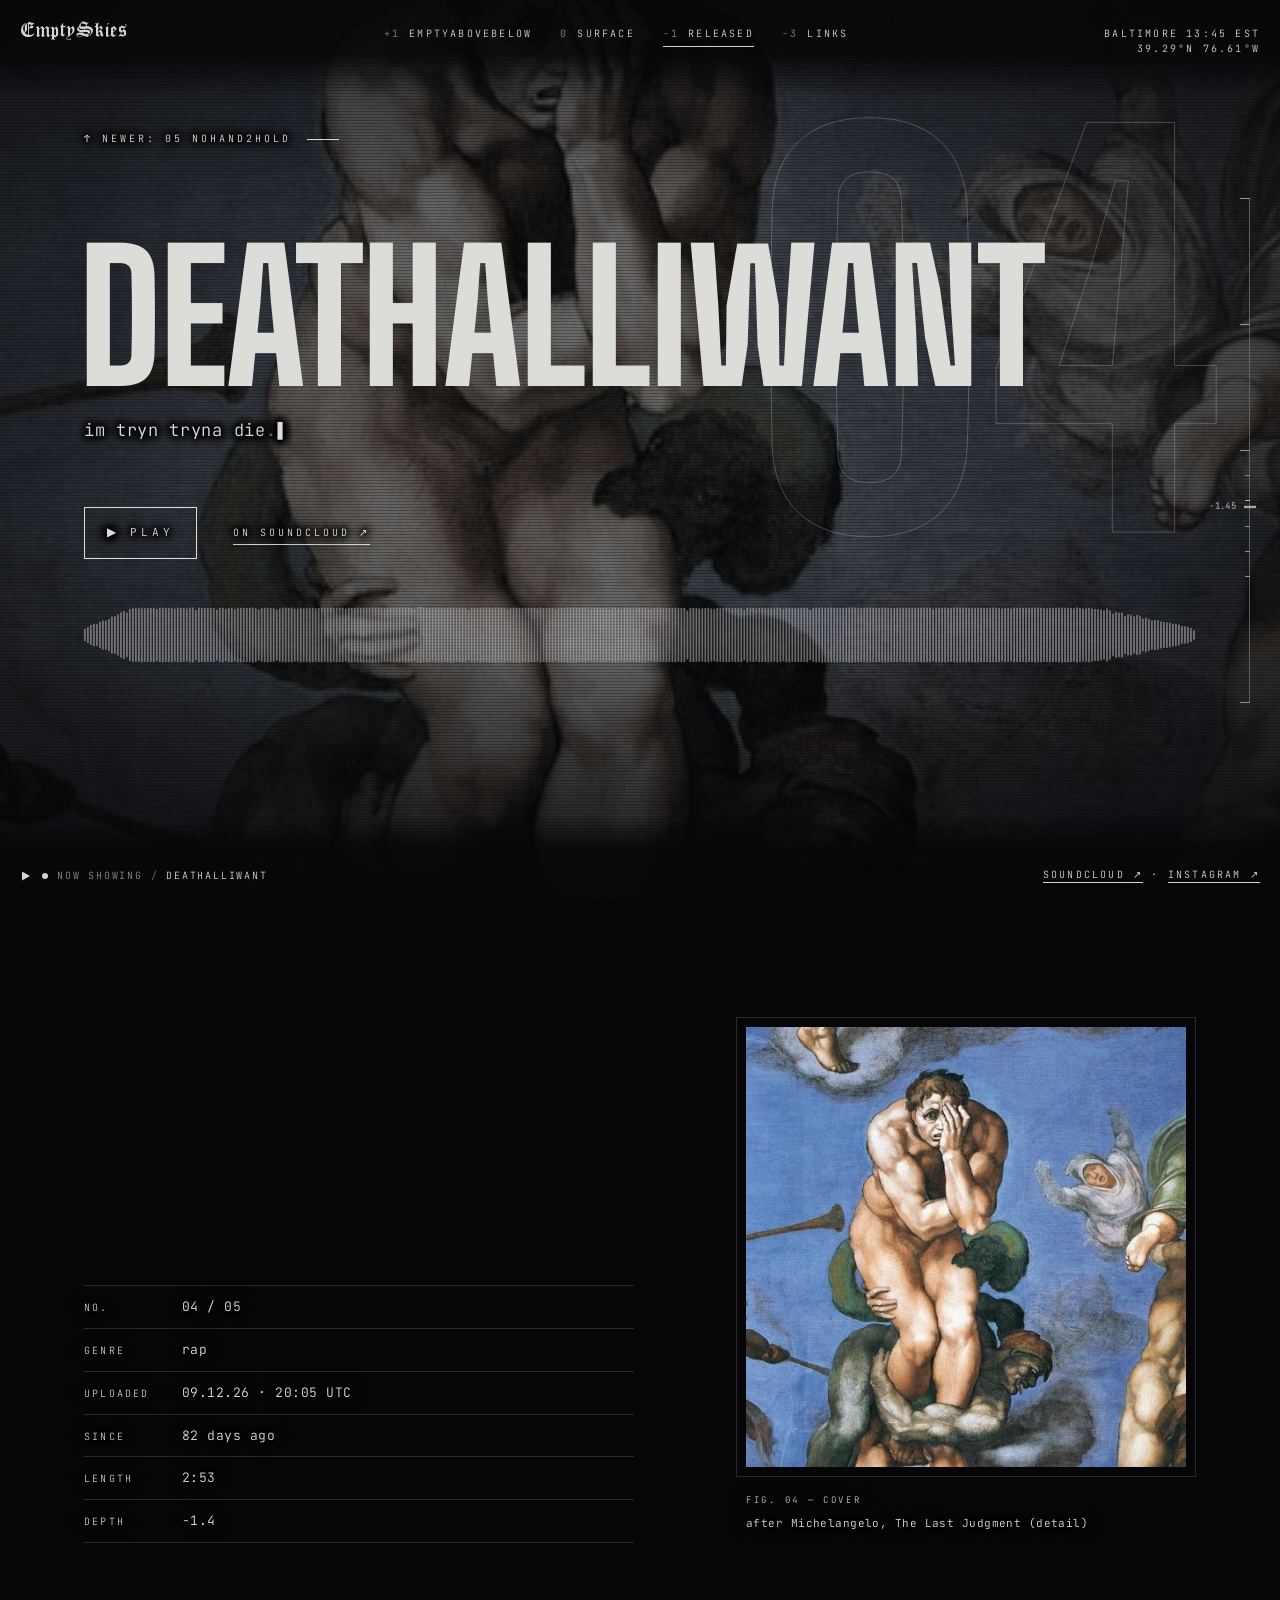
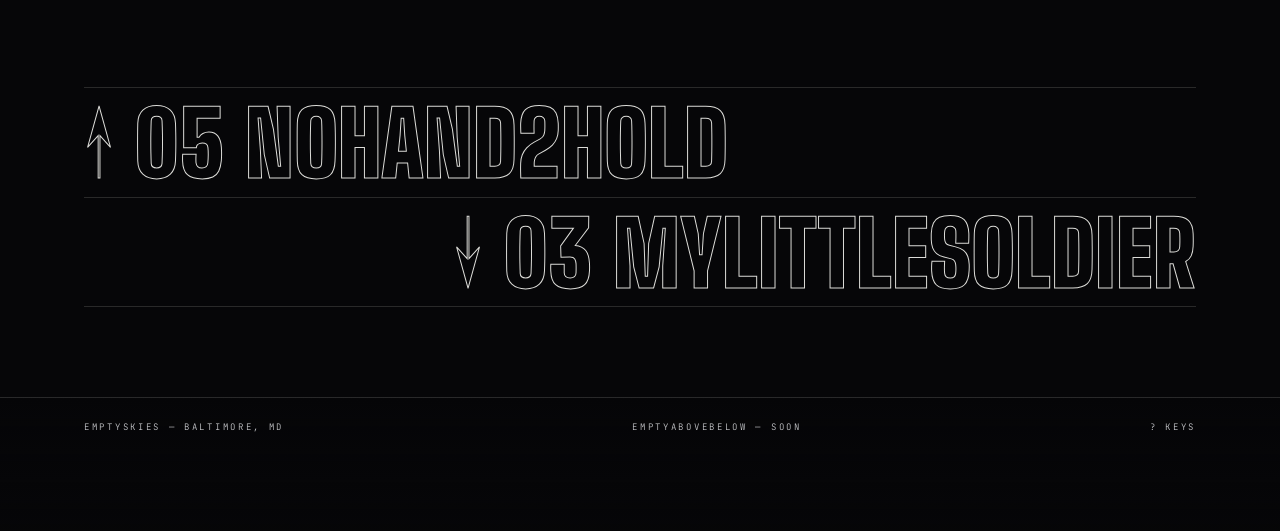
<file: music/deathalliwant/index.html>
<!doctype html>
<html lang="en" class="no-js">
<head>
  <meta charset="utf-8">
  <title>DeathAlliWant — EmptySkies</title>
  <meta name="description" content="im tryn tryna die.">
  <link rel="canonical" href="https://emptyskies.com/music/deathalliwant/">
  <meta name="theme-color" content="#060608">
  <meta property="og:type" content="music.song">
  <meta property="og:title" content="DeathAlliWant — EmptySkies">
  <meta property="og:description" content="im tryn tryna die.">
  <meta property="og:url" content="https://emptyskies.com/music/deathalliwant/">
  <meta property="og:image" content="https://emptyskies.com/assets/img/deathalliwant.jpg">
  <meta property="og:image:width" content="500">
  <meta property="og:image:height" content="500">
  <meta property="og:image:alt" content="a painted nude man covering one eye as figures drag him down">
  <meta name="twitter:card" content="summary">
  <!-- shell:head -->
  <meta name="viewport" content="width=device-width, initial-scale=1, viewport-fit=cover">
  <link rel="icon" href="../../assets/img/avatar.jpg">
  <link rel="preload" href="../../assets/fonts/CloisterBlack.ttf" as="font" type="font/ttf" crossorigin><link rel="preload" href="../../assets/fonts/BigShouldersDisplay-latin.woff2" as="font" type="font/woff2" crossorigin><link rel="preload" href="../../assets/fonts/JetBrainsMono-latin.woff2" as="font" type="font/woff2" crossorigin>
  <link rel="stylesheet" href="../../style.css">
  <script>document.documentElement.classList.replace('no-js', 'js')</script>
  <script defer src="../../js/core.js"></script><script defer src="../../js/hero.js"></script><script defer src="../../js/sky.js"></script><script defer src="../../js/player.js"></script><script defer src="../../js/site.js"></script><script defer src="../../js/barb.js"></script>
  <!-- /shell:head -->
</head>
<body>
<a class="skip" href="#page">skip to content</a>
<canvas id="bg" aria-hidden="true"></canvas>
<div class="veil" aria-hidden="true"></div>
<header class="bar">
  <a class="bar-mark" href="../../">EmptySkies</a>
  <nav class="bar-nav" aria-label="site"><ol>
    <li><a href="../../emptyabovebelow/"><span class="alt" aria-hidden="true">+1</span>emptyabovebelow</a></li>
    <li><a href="../../"><span class="alt" aria-hidden="true">0</span>surface</a></li>
    <li><a href="../../#released" aria-current="true"><span class="alt" aria-hidden="true">−1</span>released</a></li>
    <li><a href="../../links/"><span class="alt" aria-hidden="true">−3</span>links</a></li>
  </ol></nav>
  <p class="bar-geo">Baltimore <span data-clock></span><br>39.29°N 76.61°W</p>
</header>
<main id="page" tabindex="-1" data-page="room" data-depth="-1.4" data-span="-0.15" data-cover="deathalliwant" data-mood="deathalliwant" data-slug="deathalliwant">
  <div class="fold">
    <a class="door" href="../nohand2hold/">↑ newer: 05 NoHand2Hold</a>

    <header class="room-head">
      <span class="room-n" aria-hidden="true">04</span>
      <h1 class="room-ttl" tabindex="-1" data-weight="deathalliwant">DeathAlliWant</h1>
      <p class="room-cap" data-type>im tryn tryna die.</p>
    </header>

    <div class="room-play" data-track="deathalliwant">
      <div class="room-acts">
        <button class="play big" data-play="deathalliwant" aria-label="play DeathAlliWant" aria-pressed="false"><span class="on-play">play</span><span class="on-pause">pause</span></button>
        <a class="out" href="https://soundcloud.com/emptyskies-416412725/deathalliwant" target="_blank" rel="noopener">on SoundCloud ↗</a>
      </div>
      <div class="scar" data-wave="deathalliwant" aria-hidden="true"></div>
    </div>
  </div>

  <div class="room-grid">
    <dl class="spec">
      <div><dt>no.</dt><dd>04 / 05</dd></div>
      <div><dt>genre</dt><dd>rap</dd></div>
      <div><dt>uploaded</dt><dd><time datetime="2026-09-12T20:05:20Z">09.12.26 · 20:05 UTC</time></dd></div>
      <div><dt>since</dt><dd data-ago="2026-09-12T20:05:20Z">—</dd></div>
      <div><dt>length</dt><dd>2:53</dd></div>
      <div><dt>depth</dt><dd>−1.4</dd></div>
    </dl>
    <figure class="plate">
      <img src="../../assets/img/deathalliwant.jpg" width="500" height="500" loading="lazy" alt="a painted nude man covering one eye as figures drag him down">
      <figcaption>fig. 04 — cover<span class="credit">after Michelangelo, The Last Judgment (detail)</span></figcaption>
    </figure>
  </div>

  <nav class="doors" aria-label="tracks">
    <a class="up" href="../nohand2hold/">↑ 05 NoHand2Hold</a>
    <a class="dn" href="../mylittlesoldier/">↓ 03 MyLittleSoldier</a>
  </nav>
</main>
<footer class="foot">
  <span>EmptySkies — Baltimore, MD</span><span>emptyabovebelow — soon</span>
  <span><a href="https://soundcloud.com/emptyskies-416412725" target="_blank" rel="noopener">SoundCloud ↗</a> · <a href="https://www.instagram.com/emptyabovebelow/" target="_blank" rel="noopener">Instagram ↗</a></span>
</footer>
</body>
</html>
</file>
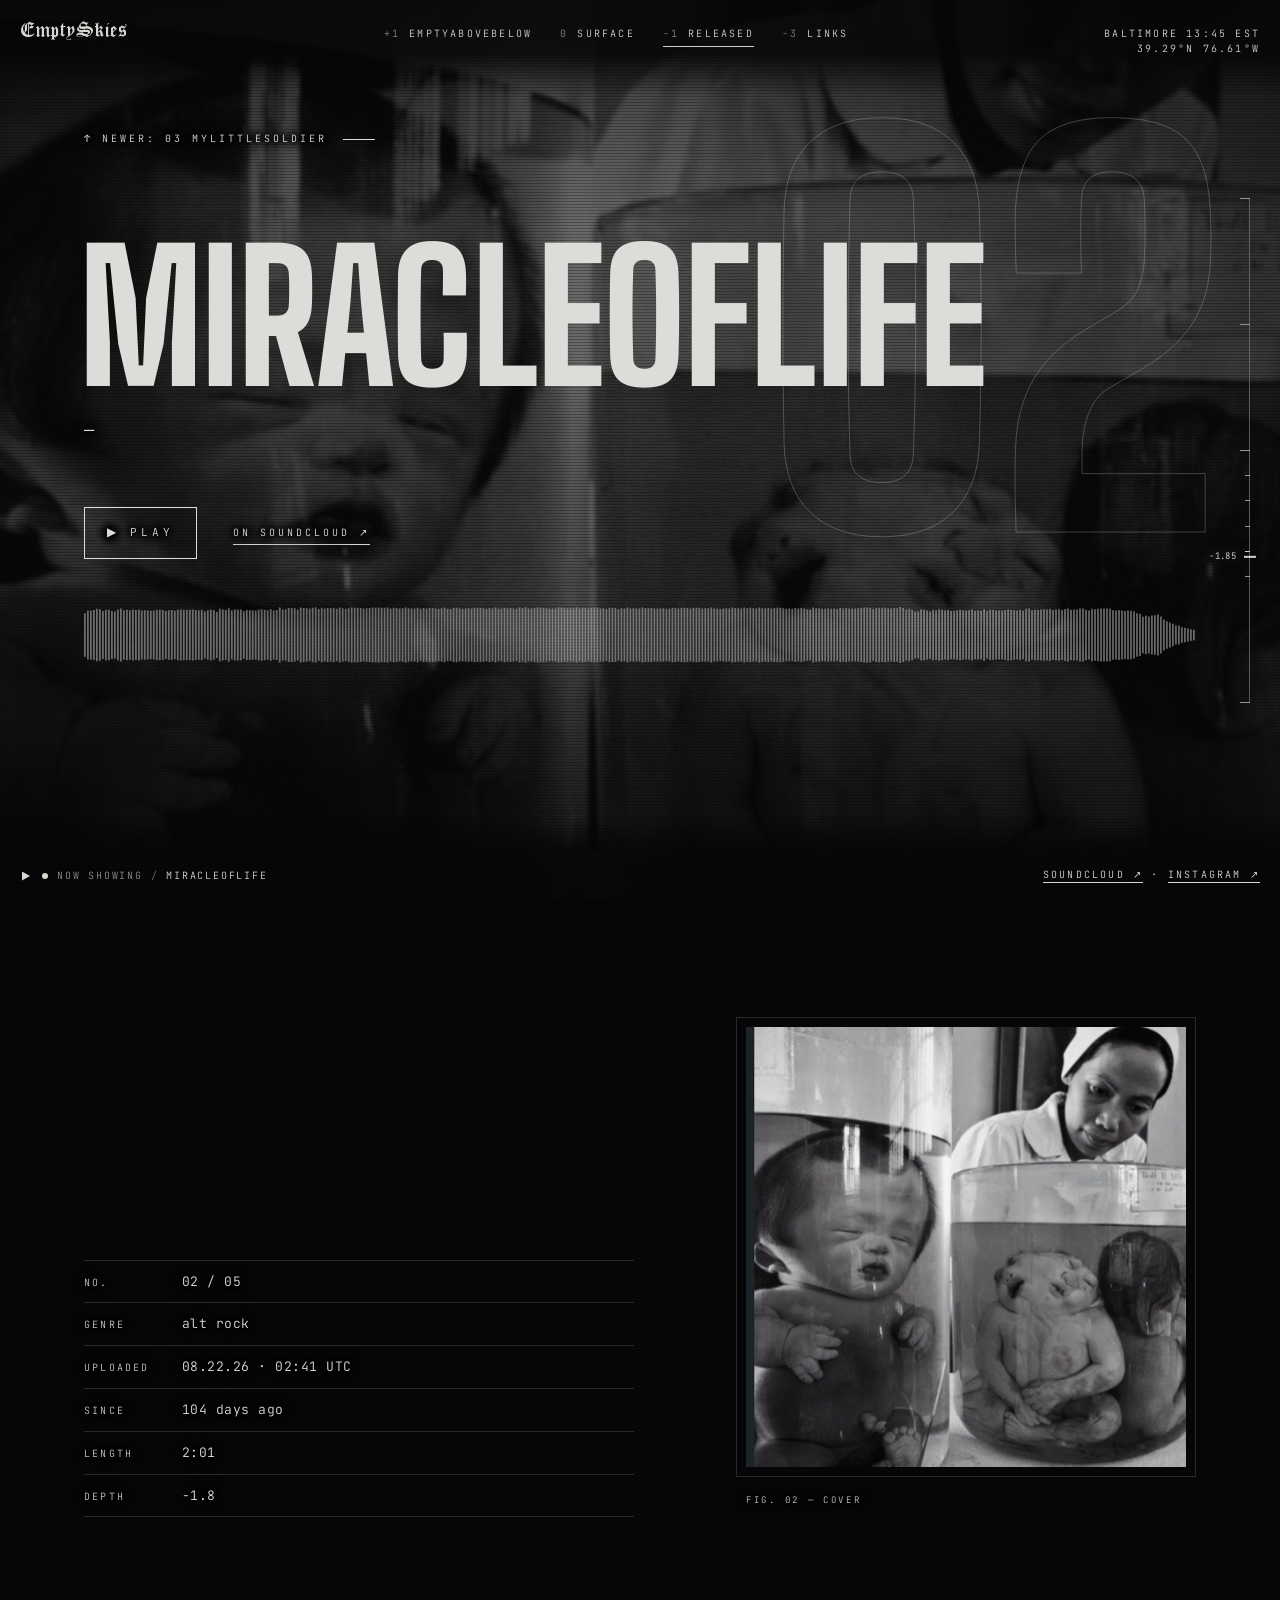
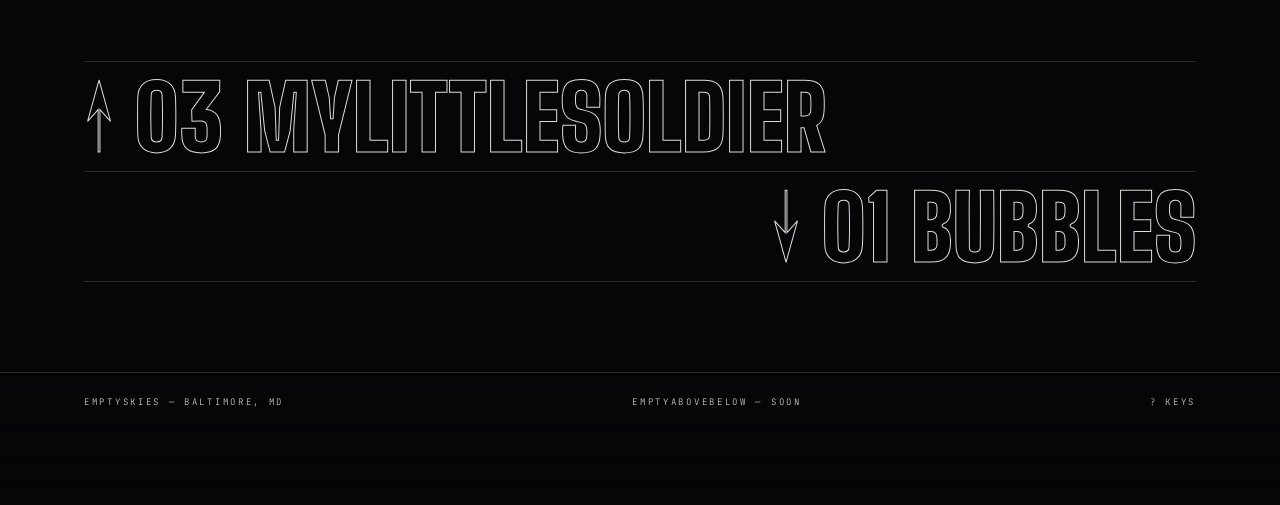
<file: music/miracleoflife/index.html>
<!doctype html>
<html lang="en" class="no-js">
<head>
  <meta charset="utf-8">
  <title>MiracleOfLife — EmptySkies</title>
  <meta name="description" content="MiracleOfLife by EmptySkies.">
  <link rel="canonical" href="https://emptyskies.com/music/miracleoflife/">
  <meta name="theme-color" content="#060608">
  <meta property="og:type" content="music.song">
  <meta property="og:title" content="MiracleOfLife — EmptySkies">
  <meta property="og:description" content="MiracleOfLife by EmptySkies.">
  <meta property="og:url" content="https://emptyskies.com/music/miracleoflife/">
  <meta property="og:image" content="https://emptyskies.com/assets/img/miracleoflife.jpg">
  <meta property="og:image:width" content="500">
  <meta property="og:image:height" content="500">
  <meta property="og:image:alt" content="black-and-white photo of preserved infants in glass specimen jars, a nurse behind them">
  <meta name="twitter:card" content="summary">
  <!-- shell:head -->
  <meta name="viewport" content="width=device-width, initial-scale=1, viewport-fit=cover">
  <link rel="icon" href="../../assets/img/avatar.jpg">
  <link rel="preload" href="../../assets/fonts/CloisterBlack.ttf" as="font" type="font/ttf" crossorigin><link rel="preload" href="../../assets/fonts/BigShouldersDisplay-latin.woff2" as="font" type="font/woff2" crossorigin><link rel="preload" href="../../assets/fonts/JetBrainsMono-latin.woff2" as="font" type="font/woff2" crossorigin>
  <link rel="stylesheet" href="../../style.css">
  <script>document.documentElement.classList.replace('no-js', 'js')</script>
  <script defer src="../../js/core.js"></script><script defer src="../../js/hero.js"></script><script defer src="../../js/sky.js"></script><script defer src="../../js/player.js"></script><script defer src="../../js/site.js"></script><script defer src="../../js/barb.js"></script>
  <!-- /shell:head -->
</head>
<body>
<a class="skip" href="#page">skip to content</a>
<canvas id="bg" aria-hidden="true"></canvas>
<div class="veil" aria-hidden="true"></div>
<header class="bar">
  <a class="bar-mark" href="../../">EmptySkies</a>
  <nav class="bar-nav" aria-label="site"><ol>
    <li><a href="../../emptyabovebelow/"><span class="alt" aria-hidden="true">+1</span>emptyabovebelow</a></li>
    <li><a href="../../"><span class="alt" aria-hidden="true">0</span>surface</a></li>
    <li><a href="../../#released" aria-current="true"><span class="alt" aria-hidden="true">−1</span>released</a></li>
    <li><a href="../../links/"><span class="alt" aria-hidden="true">−3</span>links</a></li>
  </ol></nav>
  <p class="bar-geo">Baltimore <span data-clock></span><br>39.29°N 76.61°W</p>
</header>
<main id="page" tabindex="-1" data-page="room" data-depth="-1.8" data-span="-0.15" data-cover="miracleoflife" data-mood="miracleoflife" data-slug="miracleoflife">
  <div class="fold">
    <a class="door" href="../mylittlesoldier/">↑ newer: 03 MyLittleSoldier</a>

    <header class="room-head">
      <span class="room-n" aria-hidden="true">02</span>
      <h1 class="room-ttl" tabindex="-1" data-weight="miracleoflife">MiracleOfLife</h1>
      <p class="room-cap">—</p>
    </header>

    <div class="room-play" data-track="miracleoflife">
      <div class="room-acts">
        <button class="play big" data-play="miracleoflife" aria-label="play MiracleOfLife" aria-pressed="false"><span class="on-play">play</span><span class="on-pause">pause</span></button>
        <a class="out" href="https://soundcloud.com/emptyskies-416412725/mircle-of-life-2" target="_blank" rel="noopener">on SoundCloud ↗</a>
      </div>
      <div class="scar" data-wave="miracleoflife" aria-hidden="true"></div>
    </div>
  </div>

  <div class="room-grid">
    <dl class="spec">
      <div><dt>no.</dt><dd>02 / 05</dd></div>
      <div><dt>genre</dt><dd>alt rock</dd></div>
      <div><dt>uploaded</dt><dd><time datetime="2026-08-22T02:41:12Z">08.22.26 · 02:41 UTC</time></dd></div>
      <div><dt>since</dt><dd data-ago="2026-08-22T02:41:12Z">—</dd></div>
      <div><dt>length</dt><dd>2:01</dd></div>
      <div><dt>depth</dt><dd>−1.8</dd></div>
    </dl>
    <figure class="plate">
      <img src="../../assets/img/miracleoflife.jpg" width="500" height="500" loading="lazy" alt="black-and-white photo of preserved infants in glass specimen jars, a nurse behind them">
      <figcaption>fig. 02 — cover</figcaption>
    </figure>
  </div>

  <nav class="doors" aria-label="tracks">
    <a class="up" href="../mylittlesoldier/">↑ 03 MyLittleSoldier</a>
    <a class="dn" href="../bubbles/">↓ 01 Bubbles</a>
  </nav>
</main>
<footer class="foot">
  <span>EmptySkies — Baltimore, MD</span><span>emptyabovebelow — soon</span>
  <span><a href="https://soundcloud.com/emptyskies-416412725" target="_blank" rel="noopener">SoundCloud ↗</a> · <a href="https://www.instagram.com/emptyabovebelow/" target="_blank" rel="noopener">Instagram ↗</a></span>
</footer>
</body>
</html>
</file>
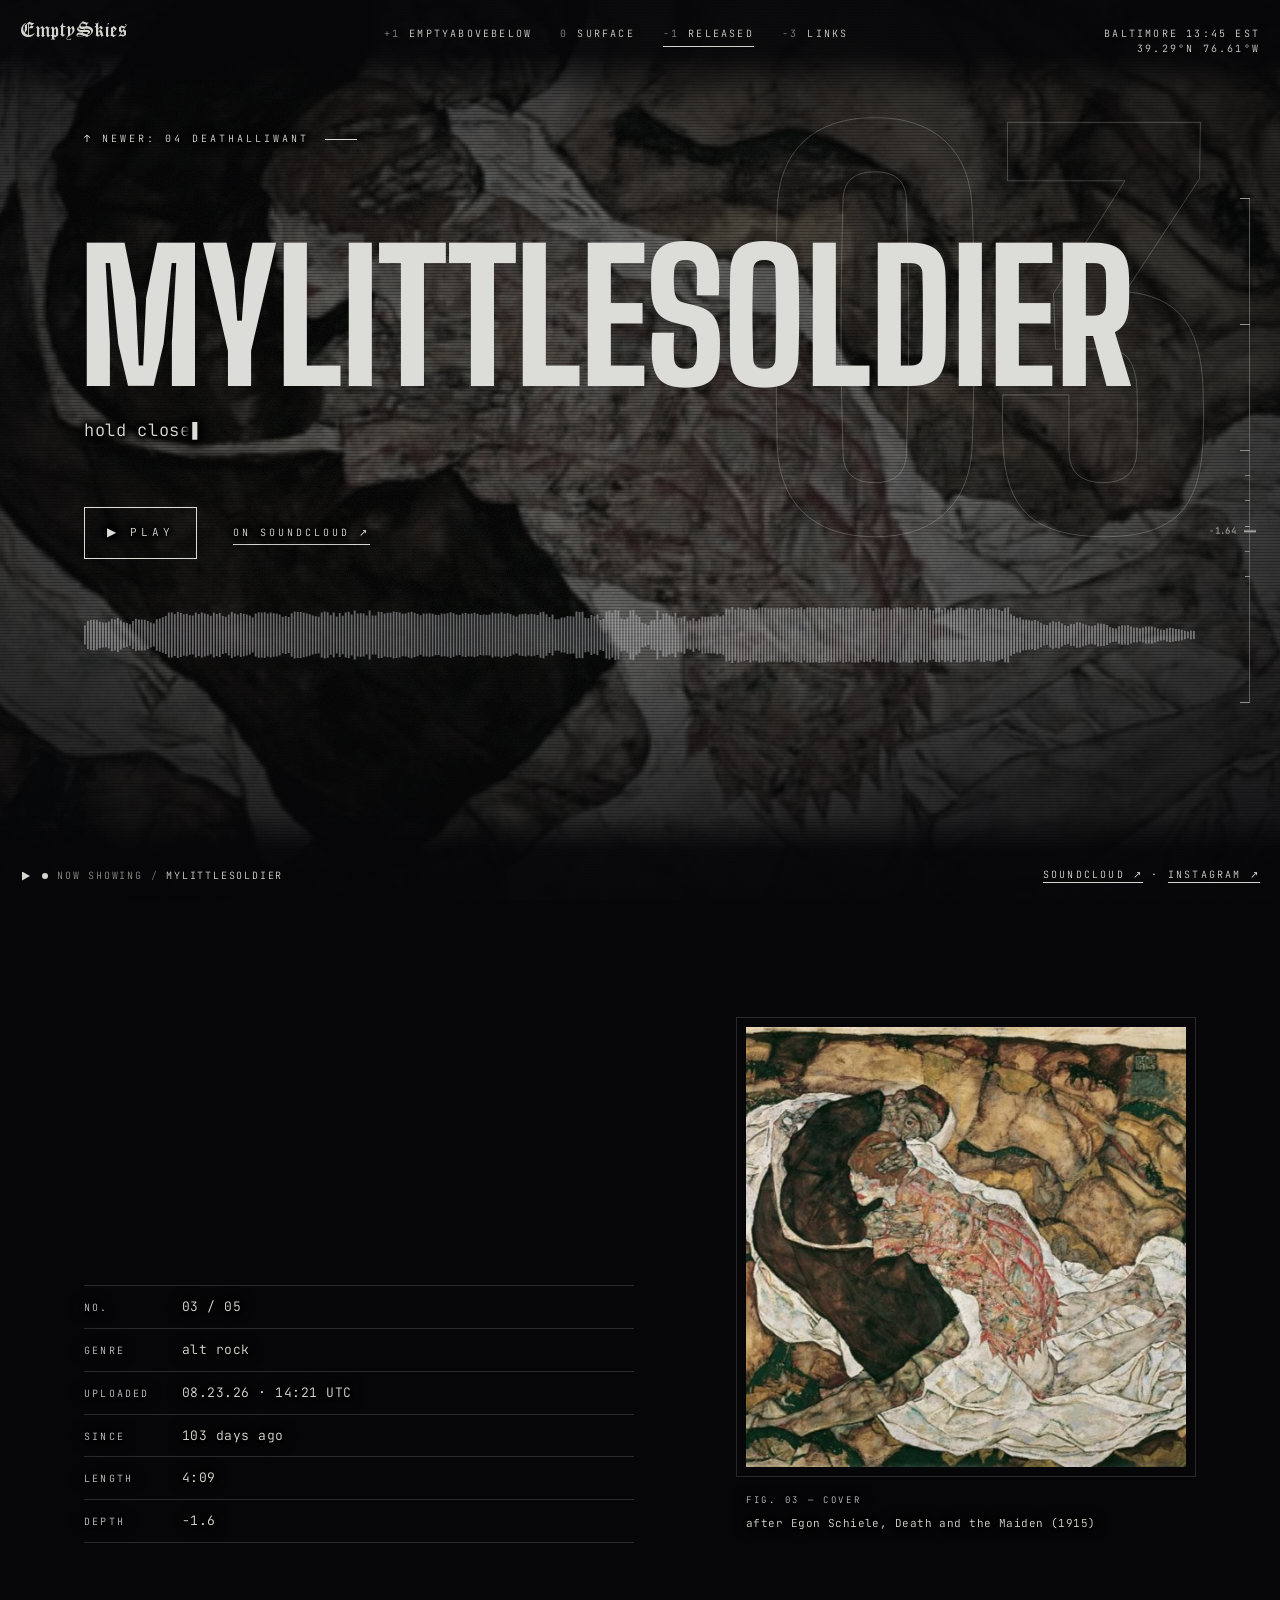
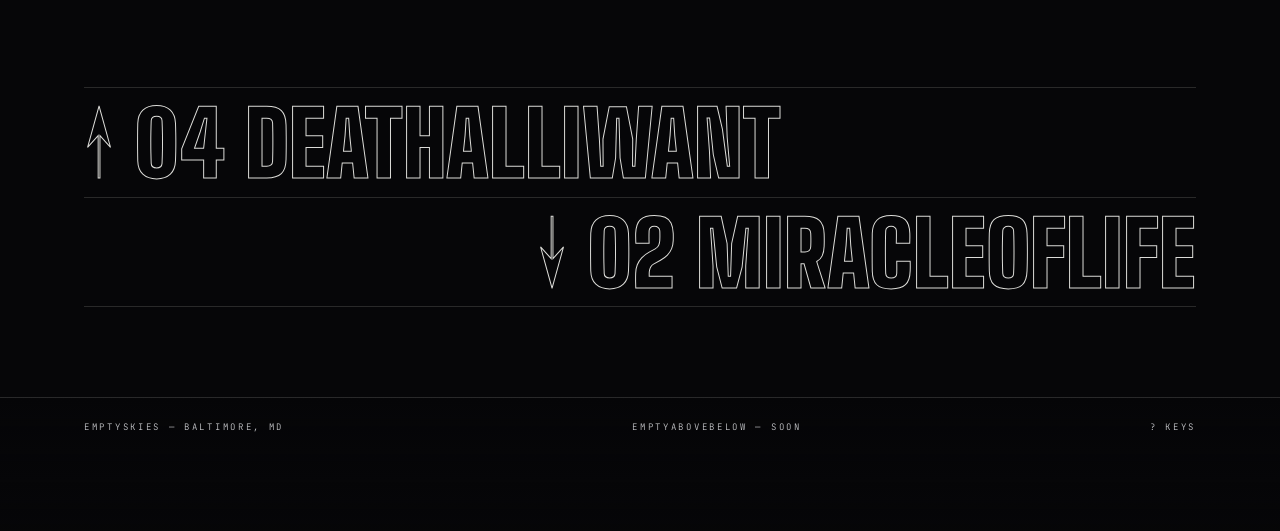
<file: music/mylittlesoldier/index.html>
<!doctype html>
<html lang="en" class="no-js">
<head>
  <meta charset="utf-8">
  <title>MyLittleSoldier — EmptySkies</title>
  <meta name="description" content="hold close">
  <link rel="canonical" href="https://emptyskies.com/music/mylittlesoldier/">
  <meta name="theme-color" content="#060608">
  <meta property="og:type" content="music.song">
  <meta property="og:title" content="MyLittleSoldier — EmptySkies">
  <meta property="og:description" content="hold close">
  <meta property="og:url" content="https://emptyskies.com/music/mylittlesoldier/">
  <meta property="og:image" content="https://emptyskies.com/assets/img/mylittlesoldier.jpg">
  <meta property="og:image:width" content="500">
  <meta property="og:image:height" content="500">
  <meta property="og:image:alt" content="a painted couple clinging together on a white sheet in a barren landscape">
  <meta name="twitter:card" content="summary">
  <!-- shell:head -->
  <meta name="viewport" content="width=device-width, initial-scale=1, viewport-fit=cover">
  <link rel="icon" href="../../assets/img/avatar.jpg">
  <link rel="preload" href="../../assets/fonts/CloisterBlack.ttf" as="font" type="font/ttf" crossorigin><link rel="preload" href="../../assets/fonts/BigShouldersDisplay-latin.woff2" as="font" type="font/woff2" crossorigin><link rel="preload" href="../../assets/fonts/JetBrainsMono-latin.woff2" as="font" type="font/woff2" crossorigin>
  <link rel="stylesheet" href="../../style.css">
  <script>document.documentElement.classList.replace('no-js', 'js')</script>
  <script defer src="../../js/core.js"></script><script defer src="../../js/hero.js"></script><script defer src="../../js/sky.js"></script><script defer src="../../js/player.js"></script><script defer src="../../js/site.js"></script><script defer src="../../js/barb.js"></script>
  <!-- /shell:head -->
</head>
<body>
<a class="skip" href="#page">skip to content</a>
<canvas id="bg" aria-hidden="true"></canvas>
<div class="veil" aria-hidden="true"></div>
<header class="bar">
  <a class="bar-mark" href="../../">EmptySkies</a>
  <nav class="bar-nav" aria-label="site"><ol>
    <li><a href="../../emptyabovebelow/"><span class="alt" aria-hidden="true">+1</span>emptyabovebelow</a></li>
    <li><a href="../../"><span class="alt" aria-hidden="true">0</span>surface</a></li>
    <li><a href="../../#released" aria-current="true"><span class="alt" aria-hidden="true">−1</span>released</a></li>
    <li><a href="../../links/"><span class="alt" aria-hidden="true">−3</span>links</a></li>
  </ol></nav>
  <p class="bar-geo">Baltimore <span data-clock></span><br>39.29°N 76.61°W</p>
</header>
<main id="page" tabindex="-1" data-page="room" data-depth="-1.6" data-span="-0.15" data-cover="mylittlesoldier" data-mood="mylittlesoldier" data-slug="mylittlesoldier">
  <div class="fold">
    <a class="door" href="../deathalliwant/">↑ newer: 04 DeathAlliWant</a>

    <header class="room-head">
      <span class="room-n" aria-hidden="true">03</span>
      <h1 class="room-ttl" tabindex="-1" data-weight="mylittlesoldier">MyLittleSoldier</h1>
      <p class="room-cap" data-type>hold close</p>
    </header>

    <div class="room-play" data-track="mylittlesoldier">
      <div class="room-acts">
        <button class="play big" data-play="mylittlesoldier" aria-label="play MyLittleSoldier" aria-pressed="false"><span class="on-play">play</span><span class="on-pause">pause</span></button>
        <a class="out" href="https://soundcloud.com/emptyskies-416412725/mylittlesoldier" target="_blank" rel="noopener">on SoundCloud ↗</a>
      </div>
      <div class="scar" data-wave="mylittlesoldier" aria-hidden="true"></div>
    </div>
  </div>

  <div class="room-grid">
    <dl class="spec">
      <div><dt>no.</dt><dd>03 / 05</dd></div>
      <div><dt>genre</dt><dd>alt rock</dd></div>
      <div><dt>uploaded</dt><dd><time datetime="2026-08-23T14:21:46Z">08.23.26 · 14:21 UTC</time></dd></div>
      <div><dt>since</dt><dd data-ago="2026-08-23T14:21:46Z">—</dd></div>
      <div><dt>length</dt><dd>4:09</dd></div>
      <div><dt>depth</dt><dd>−1.6</dd></div>
    </dl>
    <figure class="plate">
      <img src="../../assets/img/mylittlesoldier.jpg" width="500" height="500" loading="lazy" alt="a painted couple clinging together on a white sheet in a barren landscape">
      <figcaption>fig. 03 — cover<span class="credit">after Egon Schiele, Death and the Maiden (1915)</span></figcaption>
    </figure>
  </div>

  <nav class="doors" aria-label="tracks">
    <a class="up" href="../deathalliwant/">↑ 04 DeathAlliWant</a>
    <a class="dn" href="../miracleoflife/">↓ 02 MiracleOfLife</a>
  </nav>
</main>
<footer class="foot">
  <span>EmptySkies — Baltimore, MD</span><span>emptyabovebelow — soon</span>
  <span><a href="https://soundcloud.com/emptyskies-416412725" target="_blank" rel="noopener">SoundCloud ↗</a> · <a href="https://www.instagram.com/emptyabovebelow/" target="_blank" rel="noopener">Instagram ↗</a></span>
</footer>
</body>
</html>
</file>
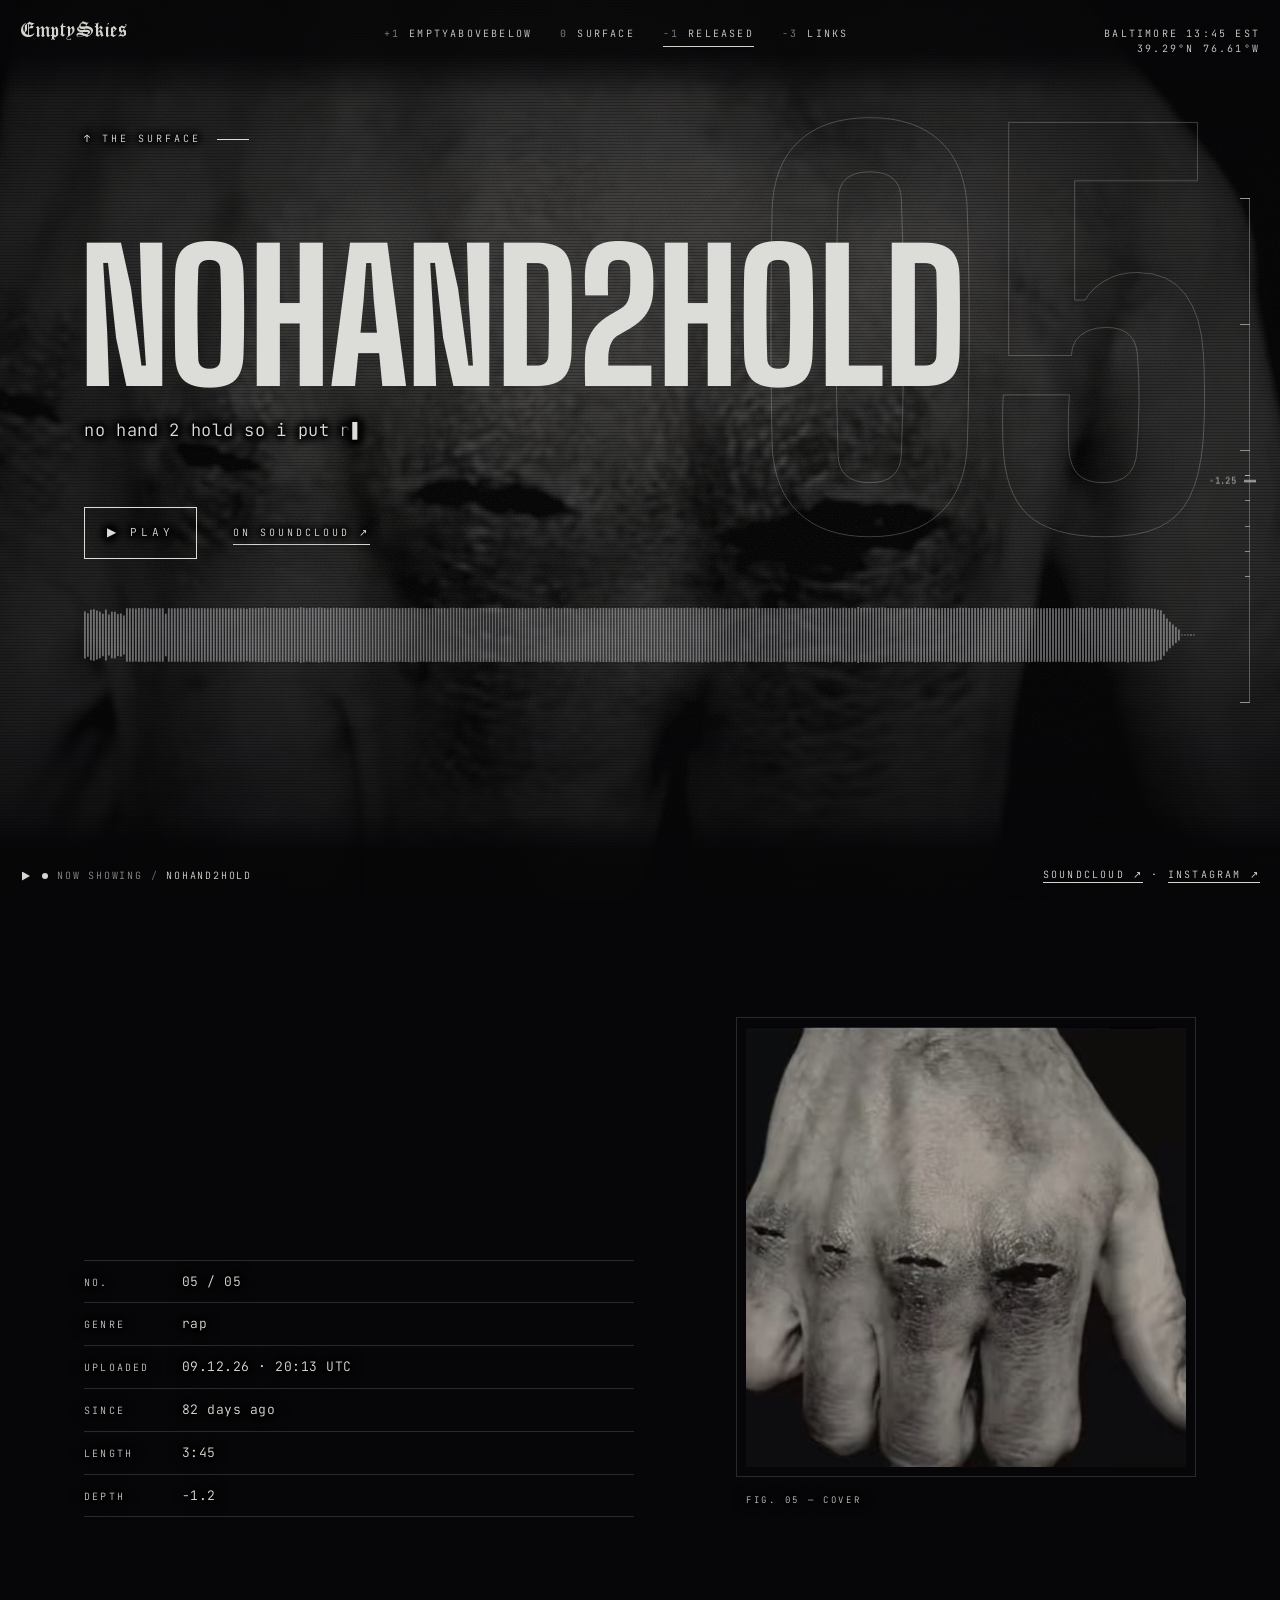
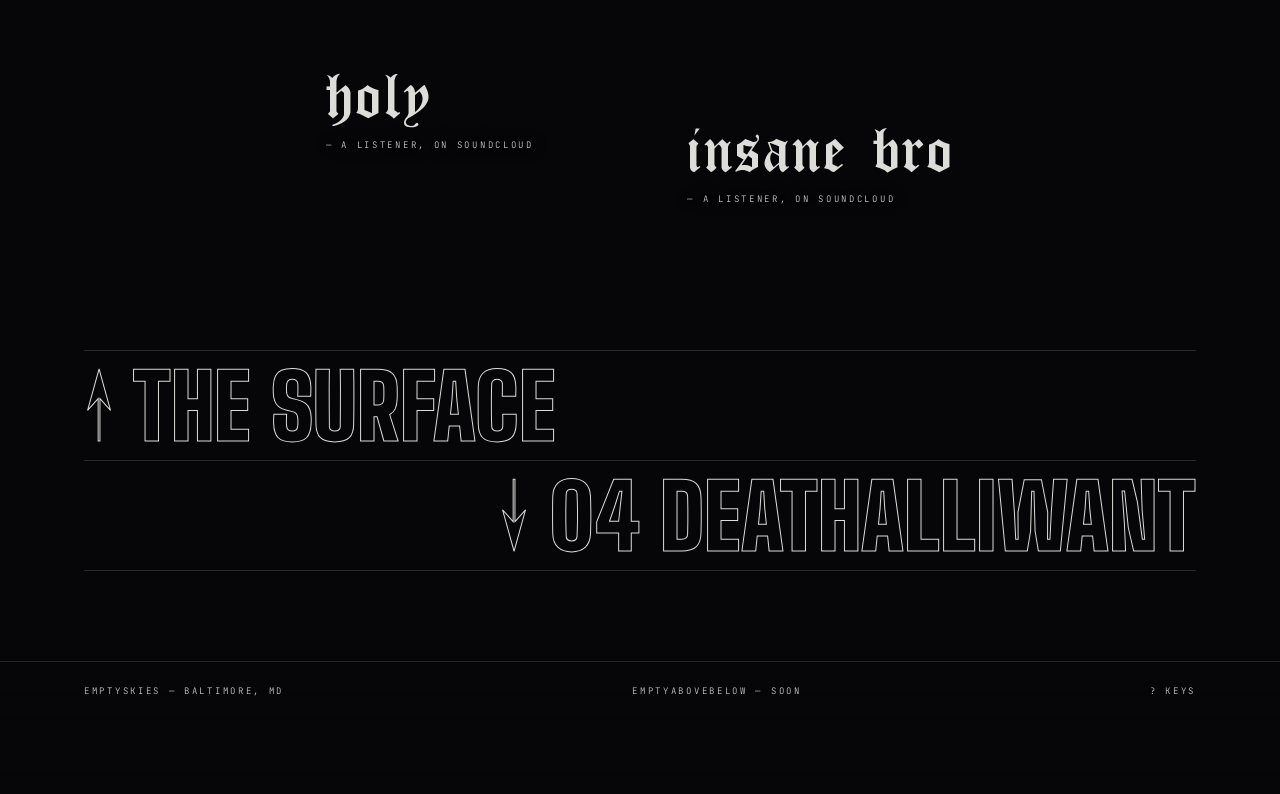
<file: music/nohand2hold/index.html>
<!doctype html>
<!-- TEMPLATE for every song page (music/<slug>/index.html). To add a track, copy this folder and change: head meta, #page data-*, door and doors links, title, caption, controls, spec, plate. The shell must stay identical (scripts/check.sh). -->
<html lang="en" class="no-js">
<head>
  <meta charset="utf-8">
  <title>NoHand2Hold — EmptySkies</title>
  <meta name="description" content="no hand 2 hold so i put racks in my jeans..">
  <link rel="canonical" href="https://emptyskies.com/music/nohand2hold/">
  <meta name="theme-color" content="#060608">
  <meta property="og:type" content="music.song">
  <meta property="og:title" content="NoHand2Hold — EmptySkies">
  <meta property="og:description" content="no hand 2 hold so i put racks in my jeans..">
  <meta property="og:url" content="https://emptyskies.com/music/nohand2hold/">
  <meta property="og:image" content="https://emptyskies.com/assets/img/nohand2hold.jpg">
  <meta property="og:image:width" content="500">
  <meta property="og:image:height" content="500">
  <meta property="og:image:alt" content="the back of a pale hand with dark, scabbed knuckles">
  <meta name="twitter:card" content="summary">
  <!-- shell:head -->
  <meta name="viewport" content="width=device-width, initial-scale=1, viewport-fit=cover">
  <link rel="icon" href="../../assets/img/avatar.jpg">
  <link rel="preload" href="../../assets/fonts/CloisterBlack.ttf" as="font" type="font/ttf" crossorigin><link rel="preload" href="../../assets/fonts/BigShouldersDisplay-latin.woff2" as="font" type="font/woff2" crossorigin><link rel="preload" href="../../assets/fonts/JetBrainsMono-latin.woff2" as="font" type="font/woff2" crossorigin>
  <link rel="stylesheet" href="../../style.css">
  <script>document.documentElement.classList.replace('no-js', 'js')</script>
  <script defer src="../../js/core.js"></script><script defer src="../../js/hero.js"></script><script defer src="../../js/sky.js"></script><script defer src="../../js/player.js"></script><script defer src="../../js/site.js"></script><script defer src="../../js/barb.js"></script>
  <!-- /shell:head -->
</head>
<body>
<a class="skip" href="#page">skip to content</a>
<canvas id="bg" aria-hidden="true"></canvas>
<div class="veil" aria-hidden="true"></div>
<header class="bar">
  <a class="bar-mark" href="../../">EmptySkies</a>
  <nav class="bar-nav" aria-label="site"><ol>
    <li><a href="../../emptyabovebelow/"><span class="alt" aria-hidden="true">+1</span>emptyabovebelow</a></li>
    <li><a href="../../"><span class="alt" aria-hidden="true">0</span>surface</a></li>
    <li><a href="../../#released" aria-current="true"><span class="alt" aria-hidden="true">−1</span>released</a></li>
    <li><a href="../../links/"><span class="alt" aria-hidden="true">−3</span>links</a></li>
  </ol></nav>
  <p class="bar-geo">Baltimore <span data-clock></span><br>39.29°N 76.61°W</p>
</header>
<main id="page" tabindex="-1" data-page="room" data-depth="-1.2" data-span="-0.15" data-cover="nohand2hold" data-mood="nohand2hold" data-slug="nohand2hold">
  <div class="fold">
    <a class="door" href="../../#released">↑ the surface</a>

    <header class="room-head">
      <span class="room-n" aria-hidden="true">05</span>
      <h1 class="room-ttl" tabindex="-1" data-weight="nohand2hold">NoHand2Hold</h1>
      <p class="room-cap" data-type>no hand 2 hold so i put racks in my jeans..</p>
    </header>

    <div class="room-play" data-track="nohand2hold">
      <div class="room-acts">
        <button class="play big" data-play="nohand2hold" aria-label="play NoHand2Hold" aria-pressed="false"><span class="on-play">play</span><span class="on-pause">pause</span></button>
        <a class="out" href="https://soundcloud.com/emptyskies-416412725/nohand2hold" target="_blank" rel="noopener">on SoundCloud ↗</a>
      </div>
      <div class="scar" data-wave="nohand2hold" aria-hidden="true"></div>
    </div>
  </div>

  <div class="room-grid">
    <dl class="spec">
      <div><dt>no.</dt><dd>05 / 05</dd></div>
      <div><dt>genre</dt><dd>rap</dd></div>
      <div><dt>uploaded</dt><dd><time datetime="2026-09-12T20:13:30Z">09.12.26 · 20:13 UTC</time></dd></div>
      <div><dt>since</dt><dd data-ago="2026-09-12T20:13:30Z">—</dd></div>
      <div><dt>length</dt><dd>3:45</dd></div>
      <div><dt>depth</dt><dd>−1.2</dd></div>
    </dl>
    <figure class="plate">
      <img src="../../assets/img/nohand2hold.jpg" width="500" height="500" loading="lazy" alt="the back of a pale hand with dark, scabbed knuckles">
      <figcaption>fig. 05 — cover</figcaption>
    </figure>
  </div>

  <section class="heard" aria-label="listener comments">
    <figure><blockquote>holy</blockquote><figcaption>— a listener, on SoundCloud</figcaption></figure>
    <figure><blockquote>insane bro</blockquote><figcaption>— a listener, on SoundCloud</figcaption></figure>
  </section>
  <nav class="doors" aria-label="tracks">
    <a class="up" href="../../#released">↑ the surface</a>
    <a class="dn" href="../deathalliwant/">↓ 04 DeathAlliWant</a>
  </nav>
</main>
<footer class="foot">
  <span>EmptySkies — Baltimore, MD</span><span>emptyabovebelow — soon</span>
  <span><a href="https://soundcloud.com/emptyskies-416412725" target="_blank" rel="noopener">SoundCloud ↗</a> · <a href="https://www.instagram.com/emptyabovebelow/" target="_blank" rel="noopener">Instagram ↗</a></span>
</footer>
</body>
</html>
</file>
<file: style.css>
/* EmptySkies — one stylesheet. Sections: 0 setup · 1 base · 2 sky · 3 chrome · 3 player · 4 components · 5 pages · 6 motion */
/* ========== 0. setup: fonts, registered properties, tokens ========== */
/* self-hosted: nothing third-party on first paint. Big Shoulders + JetBrains Mono are OFL (licences in assets/fonts). */
@font-face {
  font-family: "Cloister Black";
  src: url("assets/fonts/CloisterBlack.ttf") format("truetype");
  font-display: swap;
}
@font-face {
  font-family: "Big Shoulders Display";
  src: url("assets/fonts/BigShouldersDisplay-latin.woff2") format("woff2");
  font-weight: 100 900;
  font-display: fallback;
}
@font-face {
  font-family: "JetBrains Mono";
  src: url("assets/fonts/JetBrainsMono-latin.woff2") format("woff2");
  font-weight: 100 800;
  font-display: swap;
}
@property --drop { syntax: '<percentage>'; inherits: true; initial-value: 0%; }
@property --r { syntax: '<length>'; inherits: false; initial-value: 0px; }

:root {
  color-scheme: dark;
  --void: #060608;
  --bone: #dcdcd8;
  --ash: #8b8c8f;
  --smoke: #4a4b50;
  --hair: rgba(220,220,216,.16);
  --blood: #8a0f14;
  --fog: #d6d6d2;
  /* zone tokens: in-page type uses these, never mix-blend-mode.
     below, small type sits on the live sky, whose covers peak near .45 luminance (bone is only 3.6:1 there):
     --ink-2 stays close to bone, and --halo, a soft dark dilation of the glyphs, gives small type its own ground */
  --ink: var(--bone);
  --ink-2: #c5c6c9;
  --line: var(--hair);
  --halo: 3px 0 3px var(--hl), -3px 0 3px var(--hl), 0 3px 3px var(--hl), 0 -3px 3px var(--hl),
          6px 0 6px var(--hl), -6px 0 6px var(--hl), 0 6px 6px var(--hl), 0 -6px 6px var(--hl),
          4px 4px 6px var(--hl), -4px -4px 6px var(--hl), 4px -4px 6px var(--hl), -4px 4px 6px var(--hl), 0 0 16px var(--hl);
  --hl: rgba(6,6,8,.8);
  --ground: rgba(6,6,8,.5);   /* a soft patch under a label whose gaps the halo can't reach (see .sec-label) */
  --gothic: "Cloister Black", "Old English Text MT", "Times New Roman", serif;
  --tall: "Big Shoulders Display", "Oswald", "Arial Narrow", sans-serif;
  --mono: "JetBrains Mono", ui-monospace, Menlo, monospace;
  --ease-io: cubic-bezier(.7,0,.2,1);
  --ease-out: cubic-bezier(.2,.7,.1,1);
  --gutter: 20px;
  --dock-h: 56px;
}
@media (max-width: 720px) { :root { --gutter: 16px; } }

/* the album page is the only light place */
html[data-zone=above] {
  --ink: var(--void);
  --ink-2: #45464b;
  --line: rgba(6,6,8,.2);
  --halo: none;   /* dark ink on the flat fog needs no ground */
  --ground: transparent;
  color-scheme: light;
}

/* ========== 1. base ========== */
* { box-sizing: border-box; }
html {
  background: var(--void); overflow-x: clip;
  /* focus and find-in-page keep what they reveal clear of the bottom chrome (dock bar, desktop dock + corner scrim).
     no scroll-padding-top: hash jumps land where the router and the depth anchors put them */
  scroll-padding-bottom: calc(var(--dock-h) + 28px + env(safe-area-inset-bottom));
}
@media (prefers-reduced-motion: no-preference) { html { scroll-behavior: smooth; } }
body {
  margin: 0;
  background: var(--void);
  color: var(--ink);
  font-family: var(--mono);
  font-weight: 300;
  font-size: 12px;
  line-height: 1.6;
  letter-spacing: .04em;
  -webkit-font-smoothing: antialiased;
  transition: color .8s ease;
}
html[data-zone=above] body { background: var(--fog); }
a { color: inherit; text-decoration: none; }
button { font: inherit; color: inherit; letter-spacing: inherit; background: none; border: 0; padding: 0; cursor: pointer; }
img { display: block; max-width: 100%; }
:focus-visible { outline: 1px solid currentColor; outline-offset: 4px; }
#page h1:focus { outline: none; }
::selection { background: var(--bone); color: var(--void); }

.sr-only {
  position: absolute !important; width: 1px; height: 1px; padding: 0; margin: -1px;
  overflow: hidden; clip: rect(0 0 0 0); clip-path: inset(50%); white-space: nowrap; border: 0;
}
.skip {
  position: fixed; left: max(var(--gutter), env(safe-area-inset-left)); top: calc(12px + env(safe-area-inset-top)); z-index: 30;
  padding: 10px 14px; background: var(--bone); color: var(--void);
  font-size: 10px; letter-spacing: .22em; text-transform: uppercase;
  transform: translateY(-200%);
}
.skip:focus { transform: none; }

/* no-js: nothing that needs the player */
html.no-js [data-play], html.no-js .js-only { display: none !important; }

/* the gutter, or the notch in landscape. declared on #page so a --gutter set on #page (site, >=900) still counts */
#page {
  --pad-l: max(var(--gutter), env(safe-area-inset-left));
  --pad-r: max(var(--gutter), env(safe-area-inset-right));
  position: relative; z-index: 10; display: block; padding-inline: var(--pad-l) var(--pad-r);
}

/* ========== 2. sky: #bg, veil, ink ========== */
#bg {
  position: fixed; top: 0; left: 0; z-index: 0; display: block;
  width: 100%; height: 100vh; height: 100lvh;   /* lvh: the url bar never resizes the canvas */
  background: var(--void); pointer-events: none;
}
/* no JS: the avatar, graded in CSS */
html.no-js #bg { background: var(--void) url("assets/img/avatar.jpg") center / cover no-repeat; filter: grayscale(.7) brightness(.42) contrast(1.1); }
html[data-zone=above] #bg:not(.gl) { background: var(--fog); filter: none; }

/* no WebGL, file:// or ?nogl: sky.js swaps the canvas for div#bg and sets --cover (P2-10 polish).
   a still on purpose: any endless animation here recomposites the whole viewport every frame,
   and the machines that get this sky are the ones that can't afford it */
div#bg { overflow: hidden; transition: background-color .8s; }
div#bg::before, div#bg::after { content: ""; position: absolute; inset: 0; }
div#bg::before {
  background: var(--cover, none) center / cover no-repeat;
  filter: grayscale(.7) brightness(.42) contrast(1.1);
  transform: scale(1.1);   /* framed like the GL sky's zoom */
  transition: background-image 1.2s ease-in-out, opacity .8s;
}
div#bg::after {   /* film grain: a 160px turbulence tile */
  opacity: .09;
  background: url("data:image/svg+xml,%3Csvg xmlns='http://www.w3.org/2000/svg' width='160' height='160'%3E%3Cfilter id='g'%3E%3CfeTurbulence type='fractalNoise' baseFrequency='.8' numOctaves='3' stitchTiles='stitch'/%3E%3CfeColorMatrix type='saturate' values='0'/%3E%3C/filter%3E%3Crect width='160' height='160' filter='url(%23g)'/%3E%3C/svg%3E") 0 0 / 160px 160px;
}
html[data-zone=above] div#bg::before { opacity: 0; }
html[data-page=nosignal] div#bg::after { opacity: .3; }   /* no signal: the grain becomes snow */

.veil {
  position: fixed; inset: 0; z-index: 1; pointer-events: none;
  background: linear-gradient(180deg, rgba(6,6,8,.35) 0%, transparent 25%, transparent 70%, rgba(6,6,8,.6) 100%);
  transition: opacity .8s;
}
div#bg + .veil {   /* the CSS sky also gets 1px scanlines and a vignette */
  background:
    repeating-linear-gradient(180deg, rgba(6,6,8,.28) 0 1px, transparent 1px 3px),
    radial-gradient(ellipse at 50% 45%, transparent 35%, rgba(6,6,8,.72) 100%),
    linear-gradient(180deg, rgba(6,6,8,.35) 0%, transparent 25%, transparent 70%, rgba(6,6,8,.6) 100%);
}
html[data-zone=above] .veil { opacity: 0; }

/* CSS ink (the GL sky draws its own): blooms from --x --y, drains toward an origin off-screen */
.ink {
  position: fixed; inset: 0; z-index: 15; pointer-events: none; visibility: hidden;
  --x: 50%; --y: 50%;
  background: radial-gradient(circle at var(--x) var(--y), var(--void) calc(var(--r) - 3px), var(--blood) var(--r), transparent calc(var(--r) + 5px));
  transition: --r .32s cubic-bezier(.5,0,.75,0);
}
.ink.on { visibility: visible; }
.ink.out { transition: --r .65s ease-out; }
.ink.snap { transition: none; }

@media (prefers-reduced-motion: reduce) {
  div#bg::before { transition: opacity .15s; }
  .ink, .ink.out { transition: none; }
}
@media (prefers-contrast: more) {
  .veil, div#bg + .veil { background: rgba(6,6,8,.5); }
}
@media (forced-colors: active) {
  #bg, .veil, .ink { display: none; }
}

/* ========== 3. chrome: bar, menu, gauge, corners, footer, toast, keys ========== */

/* ---------- bar (fixed, difference blend: reads on the dark sky and on the fog) ---------- */
.bar {
  position: fixed; top: 0; left: 0; right: 0; z-index: 20;
  display: flex; justify-content: space-between; align-items: baseline; gap: 10px 28px;
  padding: calc(18px + env(safe-area-inset-top)) max(var(--gutter), env(safe-area-inset-right)) 18px max(var(--gutter), env(safe-area-inset-left));
  --c: var(--bone); color: var(--c); mix-blend-mode: difference; pointer-events: none;
  font: 300 10px/1.5 var(--mono); letter-spacing: .22em; text-transform: uppercase;
}
.bar > * { pointer-events: auto; }
/* the fixed bar spans the layout viewport, so a page wider than the screen (a fallback face in a huge title) would
   carry the menu button off it. html's clip doesn't stop mobile Chrome widening that viewport; an element's does */
#page { overflow-x: clip; }
.bar-mark {
  display: inline-block; padding-block: 11px; margin-block: -11px;   /* a 44px target that doesn't move the bar */
  font: 400 22px/1 var(--gothic); letter-spacing: 0; text-transform: none;
}
.bar-nav { position: relative; }
.bar-nav ol { display: flex; gap: 28px; margin: 0; padding: 0; list-style: none; }
.bar-nav a { display: inline-block; padding-block: 6px; transition: opacity .35s; }
.bar-nav ol:hover a:not(:hover) { opacity: .45; }
.bar-nav .alt { color: var(--ash); margin-right: .9em; }
.bar-nav::after {
  content: ""; position: absolute; bottom: 0; height: 1px; left: var(--x, 0); width: var(--w, 0);
  background: var(--c); pointer-events: none;   /* not currentColor: "empty" keeps the hairlines */
}
.bar-nav.is-set::after { transition: left .6s var(--ease-io), width .6s var(--ease-io); }
.bar-geo { margin: 0; text-align: right; }
[data-clock] { font-variant-numeric: tabular-nums; }
.menu-btn { display: none; }

/* ---------- mobile menu: dialog#menu, a shutter that drops with a blood edge ---------- */
html:has(#menu[open]) { overflow: hidden; }
html:has(#menu[open]) #dock { visibility: hidden; }   /* inert under the modal anyway; it would ghost through the strip */
#menu {
  position: fixed; inset: 0; width: 100%; height: 100dvh; max-width: none; max-height: none; margin: 0; border: 0;
  padding: calc(18px + env(safe-area-inset-top)) max(var(--gutter), env(safe-area-inset-right)) calc(18px + env(safe-area-inset-bottom)) max(var(--gutter), env(safe-area-inset-left));
  background: rgba(6,6,8,.92); color: var(--bone);
  font: 300 10px/1.5 var(--mono); letter-spacing: .22em; text-transform: uppercase;
  overflow: auto; overscroll-behavior: contain;
  clip-path: inset(0 0 calc(100% - var(--drop)) 0);
  transition: --drop .55s var(--ease-io), overlay .55s allow-discrete, display .55s allow-discrete;
}
#menu[open] { --drop: 100%; display: flex; flex-direction: column; }
html[data-zone=above] #menu { background: rgba(6,6,8,.96); }   /* the white page ghosts through .92 */
@starting-style { #menu[open] { --drop: 0%; } }
#menu::backdrop { background: transparent; }
#menu::before {
  content: ""; position: fixed; left: 0; right: 0; top: calc(var(--drop) - 1px); height: 1px;
  background: var(--blood); pointer-events: none;
}
.m-top { display: flex; justify-content: space-between; align-items: baseline; }
.m-mark { font: 400 22px/1 var(--gothic); letter-spacing: 0; text-transform: none; }
.menu-btn, .menu-close {
  align-items: center; justify-content: flex-end; min-width: 44px; min-height: 44px;
  margin: -12px -10px -12px 0; padding: 0 10px; text-transform: uppercase;
}
.menu-close { display: inline-flex; }

/* only the list scrolls: close and the strip stay put on a landscape phone */
#menu > nav { margin-block: auto; min-height: 0; overflow: hidden auto; overscroll-behavior: contain; }
.m-list { position: relative; list-style: none; margin: 0; padding: 28px 0 28px 52px; }
.m-list::before { content: ""; position: absolute; left: 38px; top: 0; bottom: 0; width: 1px; background: var(--hair); }
.m-list li, .m-foot { animation: m-in .6s var(--ease-out) both; animation-delay: calc(var(--i) * 30ms + 160ms); }
.m-list li { position: relative; display: flex; align-items: center; }
.m-alt {
  position: absolute; left: -52px; width: 30px; text-align: right;
  font-size: 9px; letter-spacing: .06em; color: var(--ash);
}
li:has(> a[aria-current=page]) .m-alt { color: var(--bone); }
.m-alt::after { content: ""; position: absolute; left: calc(100% + 4px); top: 50%; width: 9px; height: 1px; background: currentColor; }
.m-big a {
  display: block; padding-block: 5px; overflow-wrap: anywhere;   /* a wider fallback face wraps instead of clipping */
  font: 150 clamp(36px, 11vw, 96px)/.86 var(--tall); letter-spacing: 0;   /* 11vw: EMPTYABOVEBELOW at 800 fits 360px */
  transition: font-weight .5s var(--ease-out);
}
.m-big a[aria-current] { font-weight: 800; }
/* the menu focuses the current item on open; an underline reads as focus without boxing the type */
#menu .m-list a:focus-visible { outline: 0; text-decoration: underline 1px; text-underline-offset: .14em; }
.m-song a {
  flex: 1; display: flex; align-items: center; gap: .6em; min-height: 44px;
  font-size: min(22px, 5.6vw); letter-spacing: .02em; text-transform: none; color: var(--ash);
}
.m-song a[aria-current] { color: var(--bone); }
@media (hover: hover) { .m-big a:hover { font-weight: 800; } .m-song a:hover { color: var(--bone); } }
.m-n { font-size: .55em; letter-spacing: .2em; }
.m-play { flex: none; width: 44px; height: 44px; display: grid; place-items: center; font-size: 11px; }
.m-play:focus-visible { outline-offset: -6px; }   /* the scrolling list would clip a ring outside the box */
.m-play::before { content: "\25B6\FE0E"; }   /* text presentation: iOS would draw an emoji */
.m-play[aria-pressed=true]::before { content: "■"; color: var(--blood); }
.m-foot { display: flex; flex-wrap: wrap; justify-content: space-between; align-items: center; gap: 0 16px; margin: 0; font-size: 9px; letter-spacing: .18em; color: var(--ash); }
.m-foot a { display: inline-flex; align-items: center; min-height: 44px; color: var(--bone); }
@keyframes m-in { from { opacity: 0; translate: 0 22px; } }

/* ---------- depth gauge (>=900, not touch) ---------- */
#gauge {
  display: none; position: fixed; right: max(20px, env(safe-area-inset-right)); top: 22vh; bottom: 22vh; width: 56px; z-index: 20;
  --c: var(--bone); color: var(--c); mix-blend-mode: difference;
  font: 400 9px/1 var(--mono); letter-spacing: .18em; text-transform: uppercase; white-space: nowrap;
}
#gauge ol { position: absolute; inset: 0; margin: 0; padding: 0; list-style: none; }
#gauge ol::before { content: ""; position: absolute; right: 10px; top: 0; bottom: 0; width: 1px; background: var(--c); opacity: .4; }
#gauge li { position: absolute; left: 0; right: 0; top: calc((1 - var(--d)) / 4 * 100%); }
#gauge a { position: absolute; left: 0; right: 0; top: -8px; height: 16px; }
.g-t { position: absolute; right: 10px; top: 50%; width: 10px; height: 1px; background: var(--c); opacity: .7; }
.g-s .g-t { width: 5px; }
.g-l {
  position: absolute; right: 28px; top: 50%; translate: 0 -50%; color: var(--ash);
  opacity: 0; pointer-events: none; transition: opacity .3s;   /* opacity, not visibility: the label is the link's name */
}
/* no label at rest: any label reaches ~130px into the content column. the bright tick and the readout say where you are */
#gauge a[aria-current=page] .g-l { color: var(--bone); }
#gauge a[aria-current=page] .g-t { opacity: 1; }
#gauge:is(:hover, :focus-within) .g-l { opacity: 1; pointer-events: auto; }
#gauge a:is(:hover, :focus-visible) .g-l { color: var(--bone); }
#gauge a:focus-visible { outline: 0; }
#gauge a:focus-visible .g-l { outline: 1px solid currentColor; outline-offset: 4px; }
.g-needle { position: absolute; left: 0; right: 0; top: 0; pointer-events: none; will-change: transform; }
.g-needle i { position: absolute; right: 4px; top: -1px; width: 12px; height: 2px; background: var(--c); }
/* the readout rides beside the needle, left of the ticks: it never crosses the rule and stays inside the 56px box.
   the labels take its place while they show */
.g-needle output {
  position: absolute; right: 24px; top: -5px; font-variant-numeric: tabular-nums; letter-spacing: .04em;
  transition: opacity .3s;
}
#gauge:is(:hover, :focus-within) .g-needle output { opacity: 0; }

/* ---------- bottom-right corner (>=900, not touch); it carries the footer's socials there ---------- */
.corner-br {
  display: none; position: fixed; z-index: 20; margin: 0;
  right: max(20px, env(safe-area-inset-right)); bottom: calc(18px + env(safe-area-inset-bottom));
  color: var(--bone); mix-blend-mode: difference;
  font: 300 10px/1.5 var(--mono); letter-spacing: .22em; text-transform: uppercase;
}
.corner-br a { border-bottom: 1px solid currentColor; padding-bottom: 1px; }

/* ---------- footer ---------- */
.foot {
  position: relative; z-index: 10;
  display: flex; flex-wrap: wrap; justify-content: space-between; gap: 10px 24px;
  padding: 22px max(var(--gutter), env(safe-area-inset-right)) calc(96px + env(safe-area-inset-bottom)) max(var(--gutter), env(safe-area-inset-left));
  border-top: 1px solid var(--line);
  font-size: 9px; letter-spacing: .3em; text-transform: uppercase; color: var(--ink-2);
  transition: color .8s ease;
}
html:not([data-zone=above]) .foot { background: linear-gradient(transparent, rgba(6,6,8,.8)); }
.foot a { display: inline-block; padding-block: 16px; margin-block: -16px; transition: color .3s; }   /* 44px targets */
.foot-keys { min-height: 44px; margin-block: -16px; text-transform: inherit; transition: color .3s; }
.foot :is(a, .foot-keys):hover { color: var(--ink); }

/* ---------- scrims: content fades out under the chrome instead of garbling its difference blend ---------- */
body::before, body::after {
  content: ""; position: fixed; left: 0; right: 0; z-index: 12; pointer-events: none;   /* over #page, under .ink and the chrome */
  --s: 6,6,8; --a: .85;
}
html[data-zone=above] body::before, html[data-zone=above] body::after { --s: 214,214,210; --a: .9; }
body::before {
  top: 0; height: calc(96px + env(safe-area-inset-top));
  background: linear-gradient(rgba(var(--s), var(--a)) calc(54px + env(safe-area-inset-top)), rgba(var(--s), 0));
}
body::after {   /* dock and corner, >=900 */
  display: none; bottom: 0; height: calc(84px + env(safe-area-inset-bottom));
  background: linear-gradient(rgba(var(--s), 0), rgba(var(--s), var(--a)) 34px);
}
/* at the top of a page nothing is under the bar yet: leave the sky clean until the page moves */
@supports (animation-timeline: scroll()) {
  body::before { animation: scrim-in linear both; animation-timeline: scroll(root); animation-range: 0 90px; }
}
@keyframes scrim-in { from { opacity: 0; } }

/* ---------- toast ("copied", "muted", "cued · 1:12") ---------- */
.toast {
  position: fixed; left: 50%; bottom: calc(var(--dock-h) + 28px + env(safe-area-inset-bottom)); z-index: 25;
  margin: 0; padding: 8px 14px; translate: -50% 8px;
  background: var(--void); color: var(--bone); border: 1px solid var(--hair);
  font: 300 10px/1.4 var(--mono); letter-spacing: .22em; text-transform: uppercase; white-space: nowrap;
  opacity: 0; pointer-events: none; transition: opacity .3s, translate .4s var(--ease-out);
}
.toast.on { opacity: 1; translate: -50% 0; }

/* ---------- ? keys dialog ---------- */
#keys {
  width: min(380px, calc(100vw - 32px)); padding: 28px 28px 18px;
  border: 1px solid var(--hair); background: var(--void); color: var(--bone);
  font: 300 11px/1.6 var(--mono); letter-spacing: .1em;
}
#keys::backdrop { background: rgba(6,6,8,.55); }
#keys h2 { margin: 0 0 18px; font: 400 34px/1 var(--gothic); letter-spacing: 0; }
.k-list { display: grid; gap: 8px; margin: 0 0 14px; }
.k-list div { display: flex; justify-content: space-between; align-items: baseline; gap: 16px; padding-bottom: 8px; border-bottom: 1px solid var(--hair); }
.k-list dt, .k-list dd { margin: 0; }
.k-list dd { color: var(--ash); font-size: 10px; letter-spacing: .22em; text-transform: uppercase; }
#keys kbd { display: inline-block; min-width: 2.2em; padding: 1px 6px; border: 1px solid var(--hair); font: inherit; text-align: center; }
.k-off, .k-close {
  display: flex; align-items: center; justify-content: space-between; width: 100%; min-height: 44px;
  font-size: 10px; letter-spacing: .22em; text-transform: uppercase;
}
.k-off i { position: relative; width: 30px; height: 14px; border: 1px solid currentColor; }
.k-off i::after { content: ""; position: absolute; top: 2px; left: 2px; width: 8px; height: 8px; background: currentColor; transition: translate .25s var(--ease-out); }
.k-off[aria-checked=true] i::after { translate: 16px 0; }
.k-close { justify-content: flex-end; color: var(--ash); }
.k-close:hover { color: var(--bone); }

/* ---------- typed caption ---------- */
[data-type] .rest { color: transparent; }
[data-type] .typed::after { content: "▌"; position: absolute; margin-left: .08em; animation: caret 1.6s steps(1) infinite; }
@keyframes caret { 50% { opacity: 0; } }

/* ---------- "empty": every word lets go; hairlines and the sky stay ---------- */
html.emptying :is(#page, .foot, .bar, #gauge, .corner-br, #dock),
html.emptying :is(#page, .foot, .bar, #gauge, .corner-br, #dock) *,
html.emptying :is(#page, .foot, .bar, #gauge, .corner-br, #dock) *::before,
html.emptying :is(#page, .foot, .bar, #gauge, .corner-br, #dock) *::after {
  transition: color 1.2s var(--ease-io), -webkit-text-stroke-color 1.2s var(--ease-io), opacity 1.2s var(--ease-io) !important;
}
html.emptied :is(#page, .foot, .bar, #gauge, .corner-br, #dock),
html.emptied :is(#page, .foot, .bar, #gauge, .corner-br, #dock) *,
html.emptied :is(#page, .foot, .bar, #gauge, .corner-br, #dock) *::before,
html.emptied :is(#page, .foot, .bar, #gauge, .corner-br, #dock) *::after {
  color: transparent !important; -webkit-text-stroke-color: transparent !important; text-shadow: none !important;
}
html.emptied :is(#page, #dock) img { opacity: 0 !important; }

/* ---------- responsive ----------
   desktop chrome needs the width and a pointer that isn't a finger: touch screens of any size get the menu (44px
   targets). keyboard-only machines report pointer: none and keep the desktop chrome.
   has-menu / has-chrome are set by site.js once it has injected them, so a failed site.js never hides the nav. */
@media (max-width: 899px), (pointer: coarse) {
  html.has-menu :is(.bar-nav, .bar-geo) { display: none; }
  .menu-btn { display: inline-flex; }
  /* site.js is on its way with the menu: keep the inline nav out of sight so it doesn't flash, but show it after 3s
     in case site.js never arrives */
  html.js:not(.has-menu) :is(.bar-nav, .bar-geo) { animation: es-late 0s 3s backwards; }
}
@keyframes es-late { from { visibility: hidden; } }
@media (max-width: 899px) {
  /* no menu: nav and geo wrap as small inline mono under the mark, and scroll away with the page */
  html:not(.has-menu) .bar { position: absolute; flex-wrap: wrap; }
  html:not(.has-menu) .bar-nav { order: 3; flex-basis: 100%; }
  html:not(.has-menu) .bar-nav ol { flex-wrap: wrap; gap: 0 16px; }
  html:not(.has-menu) .bar-nav::after { display: none; }
}
@media (max-width: 899px), (pointer: coarse) { .foot { padding-bottom: calc(var(--dock-h) + 28px + env(safe-area-inset-bottom)); } }
@media (min-width: 900px) and (pointer: fine), (min-width: 900px) and (pointer: none) {
  #gauge, .corner-br, body::after { display: block; }
  /* the gauge's 76px + 8px air, mirrored on the left so centred compositions stay on the viewport's centre.
     through --gutter, so full-bleed pieces that cancel the gutter keep working */
  html.has-chrome :is(#page, .foot) { --gutter: 84px; }
  html.has-chrome .foot > span:last-of-type { display: none; }   /* the corner carries the socials */
}
@media (pointer: coarse) { html:not(.keys-off) .foot-keys { display: none; } }   /* a phone: shown only to switch them back on */

/* ---------- preferences ---------- */
@media (prefers-reduced-motion: reduce) {
  #menu { transition: none; clip-path: none; }
  #menu::before { display: none; }
  .m-list li, .m-foot { animation: none; }
  .bar-nav.is-set::after, .m-big a, .toast, .k-off i::after { transition: none; }
  [data-type] .typed::after { display: none; }
}
@media (prefers-contrast: more) {
  .bar, #gauge, .corner-br { mix-blend-mode: normal; --c: var(--ink); color: var(--ink); }
  .bar-nav .alt, .g-l { color: var(--ink-2); }
  .m-song a, .m-foot, .k-list dd { color: var(--bone); }
}
@media (forced-colors: active) {
  .bar, #gauge, .corner-br { mix-blend-mode: normal; }
  .bar-nav::after, #menu::before, .m-list::before, .m-alt::after, #gauge ol::before, .g-t, .g-needle i { background: CanvasText; forced-color-adjust: none; }
  #menu, #keys { border: 1px solid CanvasText; }
  body::before { background: linear-gradient(Canvas calc(54px + env(safe-area-inset-top)), transparent); }
  body::after { background: linear-gradient(transparent, Canvas 34px); }
}

/* ========== 3b. player: the dock, the transmission card, hook styling ========== */
:root {
  --dock-bg: rgba(6,6,8,.86);
  --seek-rest: rgba(220,220,216,.3);
  --sc-w: min(420px, calc(100vw - 2 * var(--gutter)));
  --sc-b: calc(80px + env(safe-area-inset-bottom));      /* the revealed card sits above the dock */
}
html[data-zone=above] { --dock-bg: rgba(214,214,210,.9); --seek-rest: rgba(6,6,8,.3); }

/* desktop: bottom-left, no background, difference blend, mono */
.dock {
  position: fixed; z-index: 20;
  left: calc(var(--gutter) + env(safe-area-inset-left));
  bottom: calc(10px + env(safe-area-inset-bottom));
  display: flex; flex-wrap: wrap; align-items: center; column-gap: 10px;
  max-width: max(46vw, 620px);
  color: var(--bone); mix-blend-mode: difference;
  font: 300 10px/1.4 var(--mono); letter-spacing: .18em; text-transform: uppercase;
}
/* on the fog, difference would turn the blood REC cyan: plain ink instead. Not while travelling: the zone
   flips under the black ink, where only difference reads (on the fog both render near-black, so the flip is invisible) */
html[data-zone=above]:not(.is-leaving, .is-entering) .dock { mix-blend-mode: normal; color: var(--ink); }
.dock [hidden] { display: none !important; }
.dock p { margin: 0; }

.dock button { text-transform: inherit; display: grid; place-items: center; flex: none; width: 28px; height: 28px; margin-inline: -8px; cursor: pointer; }
.dock button:disabled { opacity: .3; cursor: default; }
.dock .ico { display: block; width: 8px; height: 9px; background: currentColor; clip-path: polygon(0 0, 100% 50%, 0 100%); }
html:is([data-player=playing], [data-player=loading], [data-player=blocked]) .dock-play .ico {
  clip-path: none; background: linear-gradient(90deg, currentColor 0 33%, transparent 33% 67%, currentColor 67%);
}
.dock-next .ico { width: 9px; clip-path: polygon(0 0, 70% 50%, 70% 0, 100% 0, 100% 100%, 70% 100%, 70% 50%, 0 100%); }

.dock-meta { display: flex; align-items: center; flex: 1 1 0; min-width: 0; max-width: max-content; white-space: nowrap; }   /* shrinks, never wraps the line */
.dock .rec { flex: none; width: 6px; height: 6px; margin-right: 9px; border-radius: 50%; background: currentColor; animation: dock-rec 1.6s steps(1) infinite; }
html:is([data-player=loading], [data-player=blocked]) .dock .rec { animation-duration: .4s; }
html[data-player=playing] .dock .rec { background: var(--blood); animation: none; }
html:is([data-player=paused], [data-player=dead]) .dock .rec { animation: none; }
html[data-player=dead] .dock .rec { opacity: .4; }
@keyframes dock-rec { 50% { opacity: 0; } }

.dock-state { flex: none; opacity: .66; }
.dock-sl { flex: none; white-space: pre; opacity: .5; }
.dock-what { display: flex; align-items: baseline; min-width: 0; }
.dock-title { min-width: 0; overflow: hidden; text-overflow: ellipsis; }   /* the title gives way; the credit stays */
.dock-title[href]:hover { text-decoration: underline; text-underline-offset: 3px; }
.dock-by { flex: none; opacity: .66; }
.dock-time { flex: none; opacity: .66; font-variant-numeric: tabular-nums; }
.dock-sc { flex: none; white-space: nowrap; padding-block: 7px; }
.dock-sc:hover { text-decoration: underline; text-underline-offset: 3px; }

/* the seek range: a hairline with a 28px hit area and a 9px thumb */
.dock-seek {
  --p: 0;
  flex: 1 0 100%; min-width: 320px; height: 28px; margin: 0;
  -webkit-appearance: none; appearance: none; background: none; color: inherit; cursor: pointer;
}
.dock-seek::-webkit-slider-runnable-track { height: 1px; background: linear-gradient(90deg, currentColor calc(var(--p) * 100%), var(--seek-rest) 0); }
.dock-seek::-webkit-slider-thumb { -webkit-appearance: none; appearance: none; width: 9px; height: 9px; margin-top: -4px; border: 0; border-radius: 50%; background: currentColor; }
.dock-seek::-moz-range-track { height: 1px; background: var(--seek-rest); }
.dock-seek::-moz-range-progress { height: 1px; background: currentColor; }
.dock-seek::-moz-range-thumb { width: 9px; height: 9px; border: 0; border-radius: 50%; background: currentColor; }
.dock-seek:focus-visible { outline: 1px solid currentColor; outline-offset: 0; }

/* blocked: the widget itself is revealed as a card above the dock; one tap there plays */
.dock-hint { position: fixed; left: calc(var(--gutter) + env(safe-area-inset-left)); bottom: calc(var(--sc-b) + 172px); max-width: calc(var(--sc-w) - 64px); white-space: normal; }
.sc-close { position: fixed; bottom: calc(var(--sc-b) + 172px); left: calc(var(--gutter) + env(safe-area-inset-left) + var(--sc-w) - 64px); }
.dock .sc-close { width: 64px; height: 44px; margin: 0; }
.dock-hint:not(:empty) { display: flex; align-items: center; min-height: 44px; }   /* text level with the close */
.sc-close:hover { text-decoration: underline; text-underline-offset: 3px; }

#sc { position: fixed; left: 0; bottom: 0; width: 1px; height: 1px; border: 0; opacity: 0; pointer-events: none; }
#sc.show {
  z-index: 25; left: calc(var(--gutter) + env(safe-area-inset-left)); bottom: var(--sc-b);
  width: var(--sc-w); height: 166px; opacity: 1; pointer-events: auto;
  background: var(--void); outline: 1px solid var(--line);
}

/* ---- hooks ---- */
/* row progress (--p, .is-current) is drawn by the .row rules in components */

/* weight meter: follow the level closely instead of the hover's slow ease */
html [data-weight].is-meter { transition-duration: .12s; transition-timing-function: linear; }

/* waveform scar (SVG built by player.js) */
[data-wave] { position: relative; cursor: pointer; touch-action: manipulation; }
[data-wave][hidden] { display: none; }
[data-wave] svg { display: block; width: 100%; height: 64px; }
.scar-base { fill: var(--ink-2); opacity: .5; }
.scar-played { fill: var(--ink); }
.scar-head { fill: var(--blood); opacity: 0; transition: opacity .3s; }
html[data-player=playing] [data-wave].is-playing .scar-head { opacity: 1; }
@media (hover: hover) {
  [data-wave]::after {
    content: ''; position: absolute; top: 0; bottom: 0; left: var(--hx, 0); width: 1px;
    background: var(--ink); opacity: 0; transition: opacity .2s; pointer-events: none;
  }
  [data-wave]:hover::after { opacity: .45; }
}

/* ---- responsive: phones and any touch screen get the bar (44px targets), as the chrome does ---- */
@media (max-width: 899px), (pointer: coarse) {
  :root { --sc-b: calc(var(--dock-h) + 12px + env(safe-area-inset-bottom)); }
  .dock {
    left: calc(12px + env(safe-area-inset-left)); bottom: calc(12px + env(safe-area-inset-bottom));
    max-width: calc(100vw - 24px - env(safe-area-inset-left) - env(safe-area-inset-right));
    flex-wrap: nowrap; column-gap: 0; height: 44px; padding-right: 18px; border-radius: 22px;
    background: var(--dock-bg); color: var(--ink); mix-blend-mode: normal;
    transition: color .8s ease, background-color .8s ease;
  }
  .dock button { width: 44px; height: 44px; margin: 0; }
  .dock:not(.is-full) { height: auto; min-height: 44px; }   /* the pill may take two lines (ended, dead) */
  .dock:not(.is-full) .dock-meta { flex-wrap: wrap; padding-block: 7px; }
  .dock-title { padding-block: 15px; margin-block: -15px; }   /* 44px to tap, same layout */
  html:is([data-player=ended], [data-player=dead]) .dock-title { padding-block: 4px; margin-block: -4px; }   /* the two-line pill: stay inside it */
  /* dead: [play] [● player blocked] [listen on / SoundCloud ↗], the link wraps beside the state */
  html[data-player=dead] .dock-sl { display: none; }
  html[data-player=dead] .dock-meta { flex: none; }
  html[data-player=dead] .dock-sc { flex: 0 1 auto; width: min-content; min-width: 0; margin-left: 12px; white-space: normal; padding-block: 8px; }
  /* a loaded track: full-width bar, [play] [title + time] [next] [↗], the range is its top edge */
  .dock.is-full {
    left: 0; right: 0; bottom: 0; max-width: none; border-radius: 0;
    height: calc(var(--dock-h) + env(safe-area-inset-bottom));
    padding: 0 calc(4px + env(safe-area-inset-right)) env(safe-area-inset-bottom) calc(4px + env(safe-area-inset-left));
  }
  .dock.is-full .dock-meta {
    flex: 1 1 auto; max-width: none; display: grid; grid-template-columns: auto auto minmax(0, 1fr); align-items: center; row-gap: 5px; padding-left: 4px;
  }
  .dock.is-full .dock-what { grid-column: 1 / -1; grid-row: 1; letter-spacing: .02em; }
  .dock.is-full .dock-title { font: 700 17px/1 var(--tall); padding: 10px 0 17px; margin: -10px 0 -17px; }   /* hit area from the bar's edge down */
  /* the range's hit area straddles the bar's top edge; inside the bar the controls win */
  .dock.is-full :is(.dock-play, .dock-next, .dock-sc, .dock-title) { position: relative; z-index: 1; }
  .dock.is-full .dock-by { font-size: 9px; letter-spacing: .18em; }
  .dock.is-full .dock-sl { display: none; }
  .dock.is-full .dock-state, .dock.is-full .dock-time { font-size: 9px; }
  .dock.is-full .dock-sc { display: grid; place-items: center; width: 44px; height: 44px; padding: 0; font-size: 14px; }
  .dock.is-full .dock-sc-t {
    position: absolute; width: 1px; height: 1px; margin: -1px; overflow: hidden; clip-path: inset(50%); white-space: nowrap;
  }
  .dock-seek { position: absolute; left: 0; right: 0; top: -14px; width: 100%; min-width: 0; }
  .dock-seek::-webkit-slider-runnable-track { height: 2px; }
  .dock-seek::-moz-range-track, .dock-seek::-moz-range-progress { height: 2px; }
  .dock-seek::-webkit-slider-thumb { margin-top: -3.5px; }
  .dock-hint:not(:empty), .dock .sc-close { padding: 6px 10px; background: var(--dock-bg); }
}

/* ---- preferences ---- */
@media (prefers-reduced-motion: no-preference) {
  #sc.show { animation: sc-in .5s var(--ease-out) both; }
  @keyframes sc-in { from { clip-path: inset(100% 0 0 0); } to { clip-path: inset(0); } }
}
@media (prefers-reduced-motion: reduce) {
  .dock .rec { animation: none !important; }
  .dock, .scar-head { transition: none; }
}
@media (prefers-contrast: more) {
  .dock { mix-blend-mode: normal; color: var(--ink); }
  .dock-state, .dock-by, .dock-time, .dock-sl { opacity: 1; }
  .scar-base { opacity: 1; }
}
@media (forced-colors: active) {
  .dock { mix-blend-mode: normal; }
  .dock .ico, .dock .rec { forced-color-adjust: none; color: CanvasText; }
  html[data-player=playing] .dock .rec { background: Highlight; }
  .scar-base, .scar-played, .scar-head { fill: CanvasText; }
}

/* ========== 4. components ========== */
/* --paper: the ground an inverted control sits on (void below, fog above) */
:root { --paper: var(--void); }
html[data-zone=above] { --paper: var(--fog); }

/* full bleed: span the viewport from its left edge, cancelling #page's left padding (gutter or notch) */
.slit, .marquee, .hero { width: 100vw; max-width: none; margin-left: calc(-1 * var(--pad-l)); margin-right: 0; }

/* small type over the sky carries its own dark ground (--halo, none on the fog); display type holds up on its own */
.sec-label, .row :is(.n, .idx, .meta, .cap, .go), .btn, .play.big, .door:not(.big), .spec, .plate figcaption,
.heard figcaption, .big-links span { text-shadow: var(--halo); }

/* inline links and redactions: a 44px tap target without moving the line (padding would drop their underline) */
:is(.spec a, .heard figcaption a, .redact) { position: relative; }
:is(.spec a, .heard figcaption a, .redact)::after {
  content: ""; position: absolute; left: -4px; right: -4px; top: 50%; height: 44px; translate: 0 -50%;
}

/* ---------- section label: mono caps over a hairline ---------- */
.sec-label {
  display: flex; flex-wrap: wrap; justify-content: space-between; align-items: baseline; gap: 6px 16px;
  padding-bottom: 14px; border-bottom: 1px solid var(--line);
  font-size: 10px; letter-spacing: .3em; text-transform: uppercase; color: var(--ink-2);
}
.sec-label h2 { margin: 0; font: inherit; color: var(--ink); }
/* "5 · 16:34" sits dead centre, over the brightest part of every cover, and is mostly gaps: the items get a ground */
.sec-label > * { background: var(--ground); box-shadow: 0 0 14px 8px var(--ground); transition: background-color 1.2s, box-shadow 1.2s; }
html.emptied .sec-label > * { background: transparent; box-shadow: none; }   /* site's "empty": only hairlines and sky stay */

/* ---------- track rows: button + full-row link as siblings, never nested ---------- */
.tracks { list-style: none; margin: 0; padding: 0; }
.row {
  position: relative; display: grid; grid-template-columns: 44px minmax(0, 1fr) auto; column-gap: 20px;
  align-items: center; padding: 10px 0 12px; border-bottom: 1px solid var(--line);
}
.row .ttl {
  grid-column: 2; grid-row: 1; justify-self: start;
  font-family: var(--tall); font-weight: 150; text-transform: uppercase;
  font-size: clamp(46px, 10.5vw, 150px); line-height: .88; letter-spacing: -.005em;
  overflow-wrap: anywhere;
  transition: font-weight .6s var(--ease-out), letter-spacing .6s var(--ease-out);
}
.row .ttl::after { content: ""; position: absolute; inset: 0; }        /* the whole row is the link */
.row .ttl:focus-visible { outline: none; }
.row .ttl:focus-visible::after { outline: 1px solid currentColor; outline-offset: 2px; }

.row .idx, .row .n {
  grid-column: 1; grid-row: 1; align-self: start; width: 44px; height: 44px; padding-top: 1.3em;
  font-size: 10px; letter-spacing: .1em; color: var(--ink-2);
}
/* the number sits under its button, not in it, so it survives no-JS (where play buttons are hidden) */
.row .idx { position: relative; z-index: 1; display: grid; place-items: start; }
.row .n { transition: opacity .25s; }
.idx::before { content: "\25B6\FE0E"; content: "\25B6\FE0E" / ""; opacity: 0; color: var(--ink); transition: opacity .25s, color .25s; }
.idx[aria-pressed=true] + .n { opacity: 0; }
.idx[aria-pressed=true]::before { content: "\25A0"; content: "\25A0" / ""; color: var(--blood); opacity: 1; }
.idx:focus-visible { outline-offset: -2px; }

.row .meta {
  grid-column: 3; grid-row: 1; display: grid; justify-items: end; gap: 4px;
  font-size: 10px; letter-spacing: .2em; text-transform: uppercase; color: var(--ink-2); text-align: right;
}
.row .cap {
  grid-column: 2 / -1; font-size: 13px; letter-spacing: .06em; color: var(--ink);
  max-height: 0; opacity: 0; overflow: hidden;
  transition: max-height .5s ease, opacity .5s ease, margin .5s ease;
}
.row .cap::before { content: "— "; color: var(--ink-2); }
.row .go {
  position: absolute; right: 0; bottom: 14px; pointer-events: none;
  font-size: 10px; letter-spacing: .3em; opacity: 0; transition: opacity .4s;
}
/* lit: site's .on (hover preview, touch centring), keyboard focus, and :hover only where hovering is real.
   a tap's focus or sticky :hover would light a second row next to the centred one */
.row:is(.on, :has(:focus-visible)) .ttl { font-weight: 800; letter-spacing: .01em; }
.row:is(.on, :has(:focus-visible)) .cap { max-height: 3em; opacity: 1; margin-top: 8px; }
.row:is(.on, :has(:focus-visible)) .go, .row:is(.on, :has(:focus-visible)) .idx::before { opacity: 1; }
.row:is(.on, :has(:focus-visible)) .n { opacity: 0; }
@media (hover: hover) {
  .row:hover .ttl { font-weight: 800; letter-spacing: .01em; }
  .row:hover .cap { max-height: 3em; opacity: 1; margin-top: 8px; }
  .row:hover .go, .row:hover .idx::before { opacity: 1; }
  .row:hover .n { opacity: 0; }
}
html.no-js .row .n { opacity: 1; }   /* no play button to swap in */

/* progress hairline over the bottom rule, with a nib at the playhead (blood only while playing) */
.row::before, .row::after { content: ""; position: absolute; bottom: -1px; pointer-events: none; background: var(--ink); }
.row::before { left: 0; right: 0; height: 1px; transform: scaleX(var(--p, 0)); transform-origin: left; }
.row::after { left: calc(var(--p, 0) * 100%); bottom: -6px; width: 1px; height: 11px; opacity: 0; }
.row.is-current::after { opacity: 1; }
.row.is-playing::after { background: var(--blood); }

/* compact: one line (album page) */
.row.compact { padding: 4px 0 6px; }
.row.compact .ttl { font-size: clamp(30px, 3.6vw, 52px); line-height: .95; }
.row.compact :is(.idx, .n) { padding-top: .9em; }

/* ---------- buttons ---------- */
.btn, .play.big {
  display: inline-flex; align-items: center; justify-content: center; gap: 14px;
  min-height: 52px; padding: 0 calc(26px - .35em) 0 26px; border: 1px solid var(--ink);
  font-size: 11px; letter-spacing: .35em; text-transform: uppercase; color: var(--ink);
  transition: background-color .35s, color .35s;
}
.btn:is(:hover, :focus-visible), .play.big:is(:hover, :focus-visible) { background-color: var(--ink); color: var(--paper); text-shadow: none; }
.play.big { padding-left: 22px; }
.play.big::before { content: "\25B6\FE0E"; content: "\25B6\FE0E" / ""; font-size: 12px; letter-spacing: 0; }
.play.big[aria-pressed=true]::before { content: "\25A0"; content: "\25A0" / ""; color: var(--blood); }
.play.big .on-pause, .play.big[aria-pressed=true] .on-play { display: none; }
.play.big[aria-pressed=true] .on-pause { display: inline; }

/* ---------- doors: small mono links between depths ---------- */
.door {
  display: inline-flex; align-items: center; gap: 16px; min-height: 44px;
  font-size: 10px; letter-spacing: .3em; text-transform: uppercase; color: var(--ink);
}
.door::after { content: ""; width: 32px; height: 1px; background: currentColor; transition: width .5s var(--ease-io); }
.door:is(:hover, :focus-visible)::after { width: 80px; }

/* big doors: hollow Big Shoulders that fills when you reach for it */
.doors { border-top: 1px solid var(--line); }
.doors a, .door.big {
  display: flex; align-items: center; gap: 0; min-height: 64px; padding-block: 16px 12px;
  border-bottom: 1px solid var(--line);
  font: 900 clamp(34px, 7vw, 104px)/.9 var(--tall); letter-spacing: 0; text-transform: uppercase;
  color: transparent; -webkit-text-stroke: 1px var(--ink);
  transition: color .45s var(--ease-out);
}
.door.big::after { display: none; }
.doors a:is(:hover, :focus-visible), .door.big:is(:hover, :focus-visible) { color: var(--ink); }
.doors .dn { justify-content: flex-end; text-align: right; }

/* ---------- dossier / spec sheet ---------- */
.spec {
  margin: 0; display: grid; grid-template-columns: max-content minmax(0, 1fr); column-gap: 32px;
  border-top: 1px solid var(--line);
}
.spec > div {
  grid-column: 1 / -1; display: grid; align-items: baseline;
  grid-template-columns: 11em minmax(0, 1fr); grid-template-columns: subgrid;
  padding-block: 11px 10px; border-bottom: 1px solid var(--line);
}
.spec dt { font-size: 10px; letter-spacing: .22em; text-transform: uppercase; color: var(--ink-2); }
.spec dd { margin: 0; font-size: 13px; letter-spacing: .04em; color: var(--ink); overflow-wrap: anywhere; }
.spec :is(time, [data-ago]) { white-space: nowrap; }
.spec a { border-bottom: 1px solid var(--line); transition: border-color .3s; }
.spec a:is(:hover, :focus-visible) { border-color: currentColor; }

/* ---------- redaction (P2-6): the text is always in the DOM; a tap or hover lifts the bar ---------- */
.redact {
  background: var(--ink); color: transparent; text-shadow: none;   /* a halo would trace the hidden words */
  -webkit-box-decoration-break: clone; box-decoration-break: clone; padding: 0 .3em;
  cursor: default; transition: background .25s, color .25s;
}
.redact:is(:hover, :focus) { background: transparent; color: var(--ink); text-shadow: inherit; }
@media (hover: none) { .redact { cursor: pointer; } }

/* ---------- plate: the only ungraded cover on the site ---------- */
.plate { margin: 0; padding: 10px; }
.plate img {
  width: 100%; height: auto; aspect-ratio: 1; object-fit: cover; background: var(--void);
  outline: 1px solid var(--line); outline-offset: 9px;
}
.plate figcaption {
  margin-top: 26px; font-size: 9px; letter-spacing: .3em; text-transform: uppercase; color: var(--ink-2);
}
.plate .credit { display: block; margin-top: 8px; font-size: 11px; letter-spacing: .04em; text-transform: none; color: var(--ink); }

/* ---------- slit: full-bleed letterbox of the crying eye ---------- */
.slit { height: clamp(64px, 9vw, 130px); overflow: hidden; }
.slit img { width: 100%; height: 100%; object-fit: cover; object-position: 22% 15%; }   /* the iris sits 22% down the banner */

/* ---------- marquee ---------- */
.marquee { overflow: hidden; padding-block: 18px; border-block: 1px solid var(--line); }
.marquee-track { display: flex; width: max-content; animation: slide 38s linear infinite; will-change: transform; }
.marquee span {
  padding-right: .4em; white-space: nowrap;
  font: 900 clamp(64px, 13vw, 190px)/.9 var(--tall); text-transform: uppercase;
  color: transparent; -webkit-text-stroke: 1px var(--ink);
}
.marquee span:nth-child(3n+2) { color: var(--ink); -webkit-text-stroke: 0; }
@keyframes slide { to { transform: translateX(-50%); } }

/* ---------- heard: the only two comments we can quote ---------- */
.heard { display: flex; flex-wrap: wrap; justify-content: center; gap: 8vh 12vw; }
.heard figure { margin: 0; }
.heard blockquote { margin: 0; font: 400 clamp(34px, 4.4vw, 64px)/1 var(--gothic); color: var(--ink); }
.heard figcaption { margin-top: 10px; font-size: 9px; letter-spacing: .3em; text-transform: uppercase; color: var(--ink-2); }
.heard figcaption a { color: var(--ink); border-bottom: 1px solid var(--line); }
.heard figure:nth-child(2) { translate: 0 6vh; }

/* ---------- big links: >=64px tap rows that flood with ink ---------- */
.big-links { list-style: none; margin: 0; padding: 0; border-top: 1px solid var(--line); }
.big-links li { border-bottom: 1px solid var(--line); }
.big-links :is(a, button) {
  display: flex; flex-wrap: wrap; align-items: baseline; justify-content: space-between; gap: 6px 24px;
  width: 100%; min-height: 64px; padding: 18px 0 14px; text-align: left; color: var(--ink);
  background: linear-gradient(var(--ink), var(--ink)) no-repeat 0 0 / 0 100%;
  transition: background-size .55s var(--ease-io), color .35s, padding .55s var(--ease-io);
}
.big-links b { font: 800 clamp(40px, 7vw, 104px)/.86 var(--tall); text-transform: uppercase; }
.big-links span { font-size: 11px; letter-spacing: .2em; color: var(--ink-2); transition: color .35s; }
.big-links :is(a, button):is(:hover, :focus-visible) { background-size: 100% 100%; color: var(--paper); padding-inline: 20px; }
.big-links :is(a, button):is(:hover, :focus-visible) span { color: var(--paper); text-shadow: none; }
.big-links [aria-pressed=true] > span::before { content: "\25A0\00a0\00a0"; content: "\25A0\00a0\00a0" / ""; color: var(--blood); }
.big-links i { font-style: normal; }
.big-links [aria-pressed=true] > span i { display: none; }   /* one state glyph: the stop replaces the play */

@media (max-width: 720px) {
  .row { grid-template-columns: minmax(0, 1fr) auto; column-gap: 12px; }
  /* 10.5vw all the way down: MYLITTLESOLDIER at 800 needs ~6.2em, which a 46px floor overflows below 438px */
  .row .ttl { grid-column: 1; font-size: clamp(34px, 10.5vw, 150px); }
  .row .meta { grid-column: 2; align-self: start; padding-top: .6em; }
  .row .cap { grid-column: 1; grid-row: 2; }
  .row .idx, .row .n { grid-column: 2; grid-row: 2; justify-self: end; place-items: center; padding: 0 0 0 2px; font-size: 11px; }
  .row .idx { border-radius: 50%; box-shadow: inset 0 0 0 1px var(--line); }
  .row .n { display: grid; }
  html.js .row .n { visibility: hidden; }   /* the always-on play takes its place; without JS the number stays */
  .row .idx::before { opacity: 1; }
  .row .go { display: none; }
  .row.compact { grid-template-columns: minmax(0, 1fr) auto 44px; }
  .row.compact :is(.idx, .n) { grid-column: 3; grid-row: 1; align-self: center; padding: 0 0 0 2px; }   /* drop the desktop .9em top pad: the ▶ sits centred in the ring */
  .row.compact .meta { align-self: center; padding-top: 0; }
  .spec { column-gap: 20px; }
  .big-links :is(a, button) { flex-direction: column; align-items: flex-start; }
  .plate img { outline-offset: 6px; }
  .heard figure:nth-child(2) { translate: none; }
}
@media (prefers-reduced-motion: reduce) {
  .marquee-track { animation: none; }
  .row .ttl, .row .cap, .row .go, .row .n, .idx::before, .door::after, .doors a, .door.big,
  .btn, .play.big, .redact, .big-links :is(a, button), .big-links span, .sec-label > * { transition: none; }
}
@media (forced-colors: active) {
  .row::before, .row::after { forced-color-adjust: none; background: CanvasText; }
  .doors a, .door.big, .marquee span { color: CanvasText; }
}

/* ========== 5. pages ========== */
#page:is([data-page=album], [data-page=room], [data-page=links]) {
  --page-top: calc(clamp(84px, 13vh, 140px) + env(safe-area-inset-top));
  padding-top: var(--page-top); padding-bottom: 10vh;
}
.album-head, .album-grid, .room-head, .room-play, .room-grid, .doors, .links-head, .big-links, .floor, .credits,
.released, .album-body, .heard { max-width: 1320px; margin-inline: auto; }
.room-head, .room-play, .room-grid, .doors, .album-head, .album-grid, .links-head, .big-links, .floor { width: 100%; }
#page:not([data-page=nosignal]) > .door:not(.big), .fold > .door { margin-left: max(0px, (100% - 1320px) / 2); }   /* line up with the centred column on wide screens */

/* small type over the sky gets the halo (see components); the typed caption's untyped rest must stay invisible */
.under, .scroll-cue, .album-body p, .room-cap, .room-acts .out, .links-head p, .clock-geo, .clock-night, .ns-sub { text-shadow: var(--halo); }
[data-type] .rest { text-shadow: none; }

/* the first fold (album: title + slit; room: door, title, play) fills the first screen, so the bottom band where
   the dock and the corner sit is empty at rest and the dossier / plate start below it */
@media (min-width: 900px) { .fold { min-height: calc(100svh - var(--page-top)); } }

/* ---------- home: the hero (Exhale) ----------
   base = the DOM wordmark (no WebGL, reduced motion keeps GL but still). js/hero.js paints it in GL, then breathes it out as ash */
.hero { position: relative; }
.hero-pin {
  position: relative; min-height: 100vh; min-height: 100svh;
  display: grid; place-items: center; place-content: center; text-align: center;
  padding: 96px var(--pad-r) 136px var(--pad-l);
}
.mark { margin: 0; color: var(--ink); white-space: nowrap; font: 400 clamp(48px, 17vw, 250px)/.9 var(--gothic); letter-spacing: -.01em; }
.under {   /* the · separators are items of their own, so a narrow screen can drop them instead of stranding one */
  margin-top: 26px; display: flex; flex-wrap: wrap; justify-content: center; gap: 6px 14px;
  padding: 14px 0 14px .5em; font-size: 10px; letter-spacing: .5em; text-transform: uppercase; color: var(--ink);
}
.under em, .under .sep { font-style: normal; color: var(--ink-2); }
.under > * { transition: color .4s; }
.under:is(:hover, :focus-visible) em { color: var(--ink); }
.scroll-cue {
  position: absolute; left: 50%; bottom: calc(36px + env(safe-area-inset-bottom)); translate: -50% 0;
  display: grid; justify-items: center; gap: 10px; padding: 10px 10px 0 calc(10px + .4em);
  font-size: 9px; letter-spacing: .4em; text-transform: uppercase; color: var(--ink-2);
}
.scroll-cue::after {
  content: ""; width: 1px; height: 38px; background: linear-gradient(currentColor, transparent);
  transform-origin: top; animation: drip 2.4s ease-in-out infinite;
}
@keyframes drip { 0% { transform: scaleY(0); } 50% { transform: scaleY(1); } 100% { transform: scaleY(1); opacity: 0; } }

/* WebGL layer: absolute in document space, so the GL wordmark scrolls on the compositor with the DOM */
.hero-canvas { position: absolute; left: 0; top: 0; z-index: -1; display: block; pointer-events: none; contain: strict; }
/* GL is painting: the real h1 stays in the DOM and the a11y tree */
.hero-gl .mark { color: transparent; }
/* the settled ash becomes this hairline; its text surfaces with it. --hero-hand (0..1) is written only mid-handoff */
.hero-handoff { position: relative; border-bottom-color: transparent !important; }
.hero-handoff > * { opacity: var(--hero-hand, 1); transform: translateY(calc((1 - var(--hero-hand, 1)) * 6px)); }
.hero-handoff::after {
  content: ""; position: absolute; left: 0; right: 0; bottom: -1px; height: 1px;
  background: var(--line); opacity: var(--hero-hand, 1);
}
[data-hero-under], [data-hero-cue] { will-change: transform, opacity; }

/* ---------- home: released, album strip, heard, floor door ---------- */
.released { padding-block: 18vh 12vh; }
.album { padding-block: 16vh 8vh; }
.album-body {
  display: grid; grid-template-columns: minmax(0, 1fr) auto; gap: 40px; align-items: end; padding-top: 56px;
}
.album-body p { margin: 0; max-width: 44ch; font-size: 13px; }
.soon { margin: 0 0 14px; font: 400 clamp(44px, 6vw, 84px)/1 var(--gothic); }
.album-acts { display: flex; flex-wrap: wrap; align-items: center; justify-content: flex-end; gap: 12px 36px; }
.heard { padding-block: 12vh 18vh; }
.heard blockquote { font-size: clamp(40px, 5.2vw, 84px); }
.floor-door { max-width: 1320px; margin: 0 auto 12vh; border-top: 1px solid var(--line); justify-content: center; }

/* ---------- album: the white-out (zone tokens do the colour) ---------- */
.album-head { padding-top: 7vh; }
.album-ttl {
  margin: 0 0 0 -.02em; white-space: nowrap;
  font: 400 min(14vw, (100vw - 2 * var(--gutter)) * .155, 220px)/.95 var(--gothic); letter-spacing: -.01em;
}
.album-sub { margin: 20px 0 0; font-size: 12px; letter-spacing: .3em; color: var(--ink); }
.slit { margin-top: 8vh; }
.album-grid {
  display: grid; grid-template-columns: minmax(0, 5fr) minmax(0, 7fr); gap: 72px 7vw; align-items: start;
  margin-top: 11vh;
}
.dossier { border-top-color: var(--ink); }
.dossier dd { font-size: 14px; }
.below .note { margin: 18px 0 0; font-size: 11px; letter-spacing: .04em; color: var(--ink-2); }
.uploads { margin-top: 56px; }
.follow { display: flex; flex-wrap: wrap; align-items: center; gap: 12px; margin-top: 56px; }
.follow h2 {
  flex-basis: 100%; margin: 0 0 6px;
  font: inherit; font-size: 10px; letter-spacing: .3em; text-transform: uppercase; color: var(--ink-2);
}
[data-page=album] > .door { margin-top: 14vh; }

/* ---------- song rooms ---------- */
.room-head { position: relative; margin-top: 9vh; }
.room-n {
  position: absolute; z-index: -1; right: -.04em; top: 50%; translate: 0 -52%;
  font: 800 40vw/.8 var(--tall); letter-spacing: -.02em;
  color: transparent; pointer-events: none; user-select: none;
  -webkit-text-stroke: 1px var(--line); -webkit-text-stroke: 1px color-mix(in srgb, var(--ink) 26%, transparent);
}
.room-ttl {
  margin: 0 0 0 -.03em; white-space: nowrap;
  font: 800 clamp(40px, 14vw, 220px)/.84 var(--tall); text-transform: uppercase; letter-spacing: -.01em;
  transition: font-weight .6s var(--ease-out);   /* the player's .is-meter tightens this while playing */
}
.room-cap { margin: 24px 0 0; max-width: 60ch; font-size: clamp(13px, 1.4vw, 17px); letter-spacing: .04em; }
.room-play { margin-top: 7vh; }
.room-acts { display: flex; flex-wrap: wrap; align-items: center; gap: 16px 36px; }
.room-acts .out {
  display: inline-flex; align-items: center; min-height: 44px;
  font-size: 10px; letter-spacing: .3em; text-transform: uppercase;
  background: linear-gradient(currentColor, currentColor) no-repeat 0 calc(100% - 10px) / 100% 1px;
}
.room-play .scar { margin-top: 44px; }
.room-grid {
  display: grid; grid-template-columns: minmax(0, 1fr) minmax(0, 460px); gap: 72px 8vw; align-items: end;
  margin-top: 13vh;
}
.room-grid .plate { width: 100%; }
[data-page=room] .heard { padding-block: 16vh 6vh; }
.doors { margin-top: 16vh; }

/* ---------- links: the floor ---------- */
.links-head { margin-top: 7vh; }
.links-head h1 {
  margin: 0 0 0 -.03em; font: 150 clamp(96px, 28vw, 340px)/.78 var(--tall); text-transform: uppercase; letter-spacing: -.01em;
}
.links-head p { margin: 22px 0 0; font-size: 12px; letter-spacing: .3em; }
.big-links { margin-top: 9vh; }
.floor {
  display: grid; grid-template-columns: minmax(0, 1fr) minmax(0, 1fr); gap: 72px 7vw; align-items: end;
  margin-top: 14vh;
}
.clock-t {
  margin: 0 0 0 -.03em; font: 100 clamp(72px, 13vw, 190px)/.8 var(--tall); font-variant-numeric: tabular-nums;
  letter-spacing: -.01em; text-transform: uppercase;
}
.clock-t:empty { display: none; }
.clock-geo, .clock-night { margin: 18px 0 0; font-size: 10px; letter-spacing: .3em; text-transform: uppercase; color: var(--ink-2); }
.clock-night { margin-top: 6px; color: var(--ink); }

/* ---------- 404: no signal ---------- */
#page[data-page=nosignal] {
  min-height: 100vh; min-height: 100svh; display: grid; place-content: center; justify-items: center; gap: 18px;
  padding-block: 120px; text-align: center;
}
.ns-ttl { margin: 0; font: 400 clamp(64px, 20vw, 230px)/.9 var(--gothic); white-space: nowrap; }
.ns-sub { margin: 0; font-size: 12px; letter-spacing: .3em; }
[data-page=nosignal] .door { margin-top: 28px; }

@media (max-width: 720px) {
  .hero-pin { padding-bottom: 150px; }
  .under { gap: 6px 9px; letter-spacing: .34em; padding-left: .34em; }
  .scroll-cue { bottom: calc(var(--dock-h) + 40px + env(safe-area-inset-bottom)); }
  .released { padding-top: 12vh; }
  .album-body { grid-template-columns: minmax(0, 1fr); }
  .album-acts { justify-content: flex-start; }
  .album-grid, .room-grid, .floor { grid-template-columns: minmax(0, 1fr); }
  .room-grid .plate { max-width: 420px; }
  .credits .spec { grid-template-columns: minmax(0, 1fr); }
  .credits .spec > div { row-gap: 4px; }
  .heard { gap: 6vh 14vw; }
}
@media (max-width: 374px) { .under .sep { display: none; } }
/* phone landscape: the vh rhythm and a width-sized title push the room's play under the dock. tighten the fold */
@media (max-height: 500px) {
  #page[data-page=room] { --page-top: calc(64px + env(safe-area-inset-top)); }
  .room-head { margin-top: 0; }
  .room-ttl { font-size: clamp(40px, min(14vw, 22svh), 220px); }
  .room-cap { margin-top: 12px; }
  .room-play { margin-top: 20px; }
}
@media (prefers-reduced-motion: reduce) {
  .mark, .scroll-cue::after { animation: none; }
  .under > *, .room-ttl { transition: none; }
}

/* ========== 6. motion: travel (leave / enter), title morph, receiving ========== */
/* only the morphing title is ever captured; the canvas and chrome keep rendering live */
:root { view-transition-name: none; }
#page:focus, #page [tabindex="-1"]:focus { outline: none; }   /* the router focuses #page, the h1 or the #target: no ring */
html[data-zone=above] { --enter-hold: 250ms; }   /* album text waits for the white-out (5.5) */

/* P2-11: the fetch is still out after the ink peaked */
.recv {
  position: fixed; left: 50%; top: 50%; z-index: 16; margin: 0;
  display: flex; align-items: center; gap: 10px;
  translate: -50% -50%;
  font: 400 10px/1 var(--mono); letter-spacing: .22em; text-transform: uppercase;
  color: var(--bone); mix-blend-mode: difference;
  opacity: 0; visibility: hidden; pointer-events: none;
  transition: opacity .3s, visibility 0s .3s;
}
.recv i { width: 7px; height: 7px; border-radius: 50%; background: var(--bone); }
html[data-player=playing] .recv i { background: var(--blood); }
html.is-receiving .recv { opacity: 1; visibility: visible; transition: opacity .3s; }

@media (prefers-reduced-motion: no-preference) {
  /* leave: 0-280ms, the page sinks away (rises going up) */
  html.is-leaving:not(.is-morph) #page, html.is-leaving .foot {
    opacity: 0; translate: 0 -3vh; transition: opacity .28s ease-in, translate .28s ease-in;
  }
  html[data-travel=up].is-leaving:not(.is-morph) #page, html[data-travel=up].is-leaving .foot { translate: 0 3vh; }

  /* P2-4: everything but the title fades; the title stays lit, even over the CSS ink (and bone on the album's fog) */
  html.is-morph.is-leaving #page { z-index: 16; }
  html.is-morph #page .fade-out { opacity: 0; transition: opacity .28s ease-in; }   /* #page: beats a row's :hover reveal */
  html.is-morph.is-leaving #page :has(> .fade-out) { border-color: transparent; transition: border-color .28s ease-in; }
  html.is-morph.is-leaving #page :has(> .fade-out)::before,
  html.is-morph.is-leaving #page :has(> .fade-out)::after { opacity: 0; }
  html.is-morph.is-leaving .row .ttl { color: var(--bone); transition: color .3s ease-in; }
  html.is-morph:not(.is-leaving) #page h1 { width: fit-content; animation: none; }   /* a text-tight box morphs cleanly */
  ::view-transition-group(ttl), ::view-transition-old(ttl), ::view-transition-new(ttl) {
    animation-duration: .7s; animation-timing-function: cubic-bezier(.7,0,.2,1);
  }
  ::view-transition-old(ttl), ::view-transition-new(ttl) { height: 100%; }   /* both words span the flying box */

  /* enter: 600ms, 40ms steps. translate adds to whatever the element already has */
  html.is-entering #page > * {
    animation: es-fade .6s var(--ease-out) both, es-rise .6s var(--ease-out) both;
    animation-composition: replace, add;
    animation-delay: var(--enter-hold, 0ms);
  }
  html[data-travel=up].is-entering #page > * { animation-name: es-fade, es-sink; }
  html.is-entering #page > :nth-child(2) { animation-delay: calc(40ms + var(--enter-hold, 0ms)); }
  html.is-entering #page > :nth-child(3) { animation-delay: calc(80ms + var(--enter-hold, 0ms)); }
  html.is-entering #page > :nth-child(4) { animation-delay: calc(120ms + var(--enter-hold, 0ms)); }
  html.is-entering #page > :nth-child(5) { animation-delay: calc(160ms + var(--enter-hold, 0ms)); }
  html.is-entering #page > :nth-child(n+6) { animation-delay: calc(200ms + var(--enter-hold, 0ms)); }
  html.is-entering #page > .fold { animation: none; }
  html.is-entering #page > .fold > * {
    animation: es-fade .6s var(--ease-out) both, es-rise .6s var(--ease-out) both;
    animation-composition: replace, add;
    animation-delay: var(--enter-hold, 0ms);
  }
  html[data-travel=up].is-entering #page > .fold > * { animation-name: es-fade, es-sink; }
  html.is-entering #page > .fold > :nth-child(2) { animation-delay: calc(40ms + var(--enter-hold, 0ms)); }
  html.is-entering #page > .fold > :nth-child(n+3) { animation-delay: calc(80ms + var(--enter-hold, 0ms)); }
  html.is-entering .foot { animation: es-fade .6s var(--ease-out) 200ms both; }

  html.is-receiving .recv i { animation: es-blink .8s steps(1) infinite; }
}
@keyframes es-fade { from { opacity: 0; } }
@keyframes es-rise { from { translate: 0 3vh; } }
@keyframes es-sink { from { translate: 0 -3vh; } }
@keyframes es-blink { 50% { opacity: 0; } }

/* reduced motion: a 150ms opacity swap. no ink, no stagger, no morph */
@media (prefers-reduced-motion: reduce) {
  html:is(.is-leaving, .is-entering) :is(#page, .foot) { transition: opacity .15s; }
  html.is-leaving :is(#page, .foot) { opacity: 0; }
}
@media (prefers-contrast: more) { .recv { mix-blend-mode: normal; } }
@media (forced-colors: active) { .recv { mix-blend-mode: normal; } .recv i { background: CanvasText; } }
</file>
